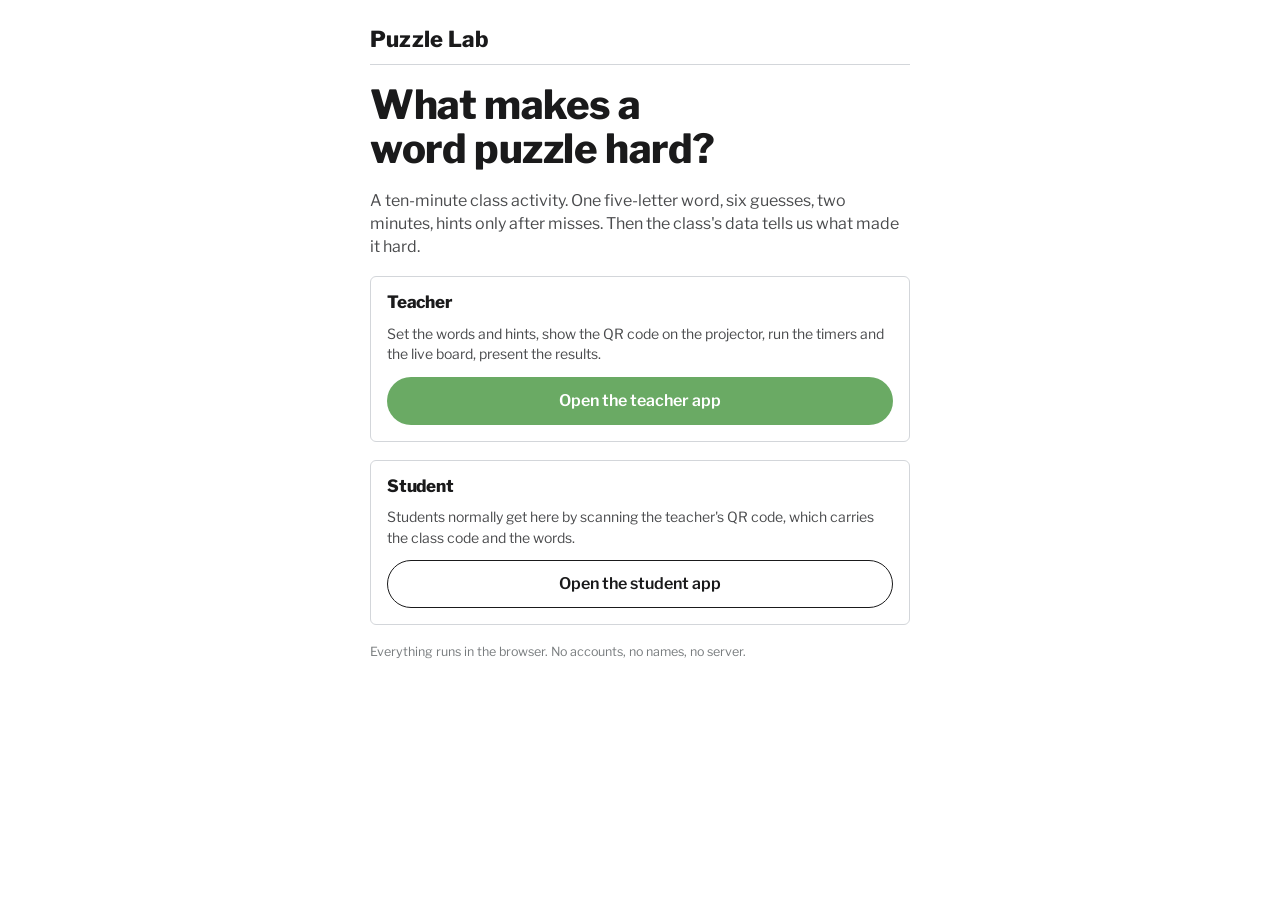
<file: index.html>
<!DOCTYPE html>
<html lang="en">
<head>
<meta charset="utf-8">
<meta name="viewport" content="width=device-width, initial-scale=1, viewport-fit=cover">
<title>Puzzle Lab</title>
<meta name="description" content="Puzzle Lab: a Wordle-style class activity about what makes a word puzzle hard. Pick the teacher app or the student app.">
<link rel="stylesheet" href="https://fonts.googleapis.com/css2?family=Libre+Franklin:ital,wght@0,400;0,600;0,800;1,400&display=swap">
<link rel="stylesheet" href="assets/css/base.css">
</head>
<body>
<div class="app stack" style="gap:18px;padding-top:24px">
  <div class="brand"><b>Puzzle Lab</b></div>
  <h1>What makes a word puzzle hard?</h1>
  <p class="muted">A ten-minute class activity. One five-letter word, six guesses, two minutes, hints only after misses. Then the class's data tells us what made it hard.</p>
  <div class="card stack">
    <h3>Teacher</h3>
    <p class="small muted">Set the words and hints, show the QR code on the projector, run the timers and the live board, present the results.</p>
    <a class="btn primary block" href="teacher/">Open the teacher app</a>
  </div>
  <div class="card stack">
    <h3>Student</h3>
    <p class="small muted">Students normally get here by scanning the teacher's QR code, which carries the class code and the words.</p>
    <a class="btn block" href="student/">Open the student app</a>
  </div>
  <p class="tiny">Everything runs in the browser. No accounts, no names, no server.</p>
</div>
</body>
</html>
</file>
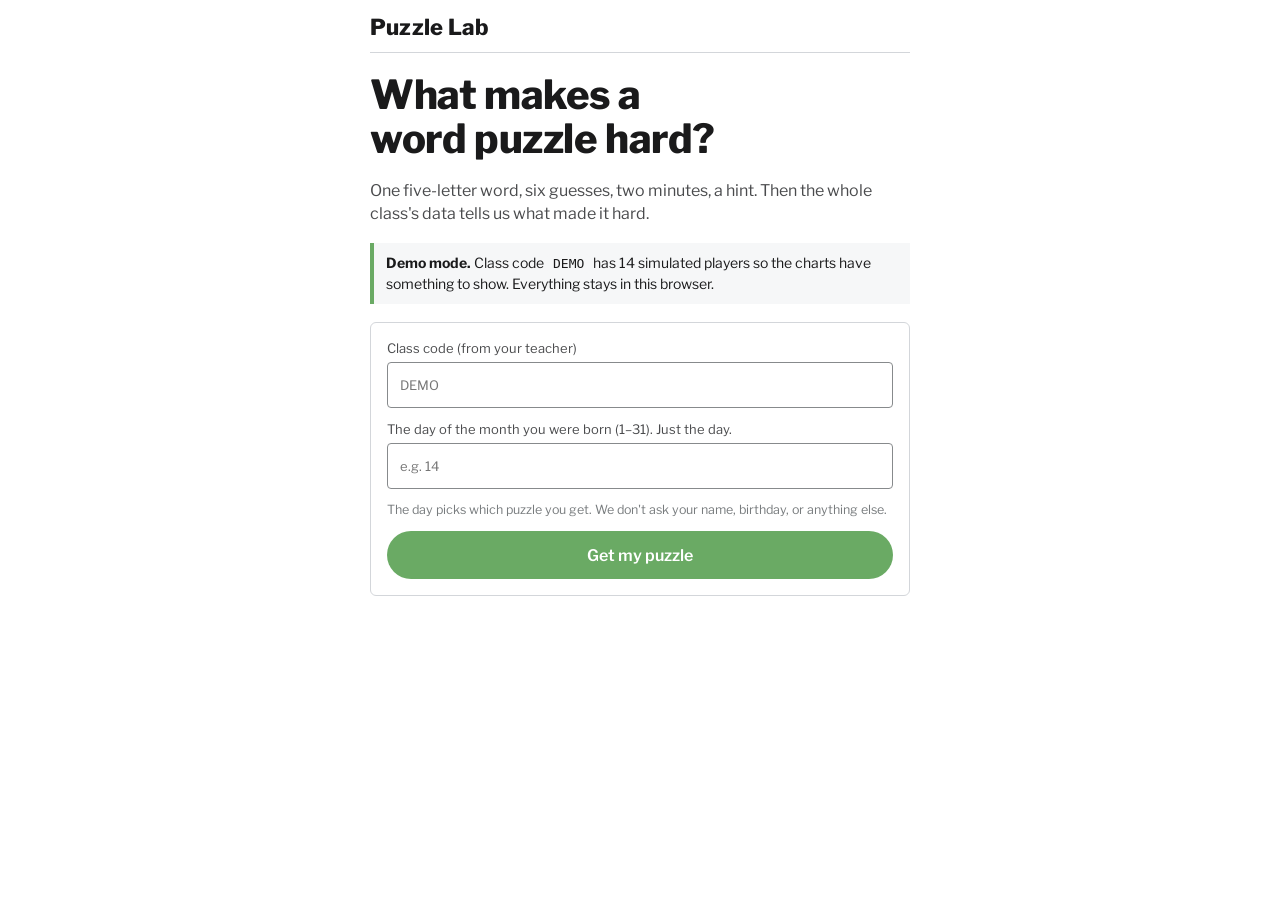
<file: legacy/Index.html>
<!DOCTYPE html>
<html>
<head>
<base target="_top">
<meta charset="utf-8">
<meta name="viewport" content="width=device-width, initial-scale=1, viewport-fit=cover">
<title>Puzzle Lab</title>
</head>
<body>
<link rel="stylesheet" href="https://fonts.googleapis.com/css2?family=Libre+Franklin:ital,wght@0,400;0,600;0,800;1,400&display=swap">
<style>
/* Layout: one phone column for students (max 540px); teacher view widens to a projector grid. Palette is Wordle's own: white page, black ink, green / yellow / gray tiles. */
:root{
  --bg:#FFFFFF; --panel:#FFFFFF; --panel2:#F6F7F8; --line:#D3D6DA; --line2:#878A8C; --fg:#1A1A1B; --fg2:#4A4B4D; --fg3:#787C7E;
  --accent:#6AAA64; --accent-ink:#FFFFFF; --data:#1A1A1B; --data2:#6AAA64;
  --ok:#6AAA64; --ok-ink:#FFFFFF; --near:#C9B458; --near-ink:#FFFFFF; --no:#787C7E; --no-ink:#FFFFFF; --key:#D3D6DA; --bad:#B3261E;
  --font:"Libre Franklin","Helvetica Neue",Arial,sans-serif;
  --r:6px; color-scheme:light;
}
@media (prefers-color-scheme:dark){:root:not([data-theme="light"]){
  --bg:#121213; --panel:#121213; --panel2:#1E1E20; --line:#3A3A3C; --line2:#565758; --fg:#F8F8F8; --fg2:#C8C9CB; --fg3:#818384;
  --accent:#538D4E; --accent-ink:#FFFFFF; --data:#D7DADC; --data2:#538D4E;
  --ok:#538D4E; --ok-ink:#FFFFFF; --near:#B59F3B; --near-ink:#FFFFFF; --no:#3A3A3C; --no-ink:#FFFFFF; --key:#818384; --bad:#FF7B6B; color-scheme:dark}}
:root[data-theme="dark"]{
  --bg:#121213; --panel:#121213; --panel2:#1E1E20; --line:#3A3A3C; --line2:#565758; --fg:#F8F8F8; --fg2:#C8C9CB; --fg3:#818384;
  --accent:#538D4E; --accent-ink:#FFFFFF; --data:#D7DADC; --data2:#538D4E;
  --ok:#538D4E; --ok-ink:#FFFFFF; --near:#B59F3B; --near-ink:#FFFFFF; --no:#3A3A3C; --no-ink:#FFFFFF; --key:#818384; --bad:#FF7B6B; color-scheme:dark}
*{box-sizing:border-box}
html,body{height:100%}
body{margin:0;background:var(--bg);color:var(--fg);font-family:var(--font);font-size:16px;line-height:1.45;
  padding-left:max(16px,env(safe-area-inset-left,0px));padding-right:max(16px,env(safe-area-inset-right,0px));padding-block:0}
body::before{content:"";position:fixed;inset:0 0 auto;height:env(safe-area-inset-top,0px);z-index:10;background:var(--bg)}
h1,h2,h3{font-family:var(--font);line-height:1.1;text-wrap:balance;margin:0;letter-spacing:-.01em}
h1{font-size:clamp(28px,7.5vw,40px);font-weight:800}
h2{font-size:clamp(22px,5.5vw,28px);font-weight:800}
h3{font-size:17px;font-weight:800}
p{margin:0}
button{font:inherit;color:inherit;cursor:pointer;border:0;background:none}
button:focus-visible,input:focus-visible,select:focus-visible,[tabindex]:focus-visible{outline:2px solid var(--accent);outline-offset:2px}
.app{max-width:540px;margin:0 auto;min-height:100%;display:flex;flex-direction:column;gap:16px;padding-block:12px 40px}
.app.wide{max-width:1180px}
.brand{display:flex;align-items:center;justify-content:space-between;border-bottom:1px solid var(--line);padding-bottom:8px}
.brand b{font-weight:800;font-size:22px;letter-spacing:.01em}
.eyebrow{font-size:12px;letter-spacing:.12em;text-transform:uppercase;color:var(--fg3);font-weight:600}
.muted{color:var(--fg2)}.small{font-size:14px}.tiny{font-size:12.5px;color:var(--fg3)}
.num{font-variant-numeric:tabular-nums}
.stack{display:flex;flex-direction:column;gap:12px}
.row{display:flex;gap:10px;align-items:center;flex-wrap:wrap}
.spread{justify-content:space-between}
.grow{flex:1;min-width:0}
.card{background:var(--panel);border:1px solid var(--line);border-radius:var(--r);padding:16px}
.btn{display:inline-flex;align-items:center;justify-content:center;gap:8px;min-height:48px;padding:0 20px;border-radius:999px;font-weight:600;font-size:16px;background:var(--panel);color:var(--fg);border:1px solid var(--fg)}
.btn.primary{background:var(--accent);color:var(--accent-ink);border-color:transparent}
.btn:disabled{opacity:.4;cursor:not-allowed}
.btn.block{width:100%}.btn.sm{min-height:38px;padding:0 14px;font-size:14px}.btn.ghost{border-color:var(--line)}
input,select{font:inherit;color:var(--fg);background:var(--panel);border:1px solid var(--line2);border-radius:4px;padding:10px 12px;min-height:46px;width:100%}
label.f{display:flex;flex-direction:column;gap:4px;font-size:13px;color:var(--fg2);min-width:0}
.pill{display:inline-flex;align-items:center;gap:6px;padding:3px 10px;border-radius:999px;font-size:12.5px;font-weight:600;background:var(--panel2);border:1px solid var(--line)}
.pill.ok{color:var(--ok);border-color:var(--ok)}.pill.warn{color:var(--fg);border-color:var(--near);background:color-mix(in oklab,var(--near) 22%,var(--panel))}.pill.bad{color:var(--bad);border-color:var(--bad)}
.notice{border-left:4px solid var(--near);padding:10px 12px;background:var(--panel2);font-size:14px}
.notice.info{border-color:var(--accent)}
.err{border-left:4px solid var(--bad);padding:10px 12px;background:var(--panel2);font-size:14px}
.spin{width:22px;height:22px;border-radius:50%;border:3px solid var(--line);border-top-color:var(--accent);animation:sp 1s linear infinite;flex:none}
@keyframes sp{to{transform:rotate(360deg)}}
.fade{animation:fade .2s ease}
@keyframes fade{from{opacity:0;transform:translateY(4px)}to{opacity:1;transform:none}}
@media (prefers-reduced-motion:reduce){.fade{animation:none}}
/* grid + tiles */
.grid{display:grid;grid-template-rows:repeat(6,1fr);gap:5px;width:min(100%,330px);margin:0 auto}
.grid .r{display:grid;grid-template-columns:repeat(5,1fr);gap:5px}
.tile{aspect-ratio:1;display:grid;place-items:center;border:2px solid var(--line);font-weight:800;font-size:clamp(24px,7.5vw,32px);text-transform:uppercase;position:relative;background:var(--panel);color:var(--fg)}
.tile.filled{border-color:var(--line2)}
.tile.ok{background:var(--ok);border-color:var(--ok);color:var(--ok-ink)}
.tile.near{background:var(--near);border-color:var(--near);color:var(--near-ink)}
.tile.no{background:var(--no);border-color:var(--no);color:var(--no-ink)}
.tile .sym{position:absolute;right:3px;bottom:1px;font-size:10px;font-weight:600;opacity:.85}
.tile.sm{font-size:17px}
.tile.sm .sym{font-size:8px;right:2px;bottom:0}
.kb{display:flex;flex-direction:column;gap:6px;user-select:none}
.kb .kr{display:flex;gap:5px;justify-content:center}
.key{flex:1;max-width:43px;min-height:54px;border-radius:4px;background:var(--key);color:var(--fg);font-weight:800;font-size:14px;display:grid;place-items:center}
.key.wide{max-width:66px;flex:1.5;font-size:11px}
.key.ok{background:var(--ok);color:var(--ok-ink)}
.key.near{background:var(--near);color:var(--near-ink)}
.key.no{background:var(--no);color:var(--no-ink)}
.hint{background:var(--panel2);padding:10px 12px;display:flex;gap:10px;align-items:flex-start;border-radius:var(--r)}
.hint b{flex:none;font-weight:800}
.hint.locked{color:var(--fg3)}
.timer{font-weight:800;font-size:26px;letter-spacing:-.01em}
.timer.low{color:var(--bad)}
.toast{position:fixed;top:calc(env(safe-area-inset-top,0px) + 14px);left:50%;transform:translateX(-50%);background:var(--fg);color:var(--bg);padding:10px 16px;border-radius:4px;font-weight:800;font-size:14px;z-index:20;pointer-events:none}
.scale{display:grid;grid-template-columns:repeat(5,1fr);gap:6px}
.scale button{min-height:54px;border-radius:4px;background:var(--panel2);border:1px solid var(--line);font-weight:800;font-size:22px}
.scale button[aria-pressed="true"]{background:var(--accent);color:var(--accent-ink);border-color:transparent}
.scale-ends{display:flex;justify-content:space-between;font-size:12.5px;color:var(--fg3)}
.legend{display:flex;gap:14px;flex-wrap:wrap;font-size:13px;color:var(--fg2)}
.legend span{display:inline-flex;align-items:center;gap:6px}
.legend i{width:14px;height:14px;display:inline-block}
.stat{display:grid;grid-template-columns:repeat(auto-fit,minmax(105px,1fr));gap:8px}
.stat div{background:var(--panel2);padding:10px;min-width:0;border-radius:var(--r)}
.stat b{display:block;font-size:22px;font-weight:800}
.stat span{font-size:12.5px;color:var(--fg3)}
svg{max-width:100%;height:auto;display:block}
svg text{font-family:var(--font);fill:var(--fg2);font-size:12px}
svg .axis{stroke:var(--line2)}
svg .gridl{stroke:var(--line);stroke-dasharray:2 4}
svg .dot{fill:var(--data);fill-opacity:.7;stroke:var(--bg);stroke-width:1.5}
svg .dot.many{fill-opacity:.28;stroke:none}
svg .dot.sel{fill:var(--data2);fill-opacity:1;stroke:var(--fg);stroke-width:2}
svg .dot.mark{fill:var(--near);fill-opacity:1;stroke:var(--fg);stroke-width:1.5}
svg .mean{stroke:var(--data2);stroke-width:3}
svg .trend{stroke:var(--data2);stroke-width:3;fill:none}
svg .lab{fill:var(--fg);font-weight:800}
svg .bar{fill:var(--data2)}
.tabs{display:flex;gap:8px;flex-wrap:wrap}
.tab{min-height:40px;padding:0 14px;border-radius:999px;background:var(--panel);border:1px solid var(--line2);font-weight:600;font-size:14px}
.tab[aria-pressed="true"]{background:var(--fg);color:var(--bg);border-color:var(--fg)}
.chips{display:flex;flex-wrap:wrap;gap:8px}
.chip{min-height:38px;padding:6px 12px;border-radius:999px;background:var(--panel);border:1px solid var(--line2);font-weight:600;font-size:14px}
.chip[aria-pressed="true"]{background:var(--fg);color:var(--bg);border-color:var(--fg)}
.chip[aria-pressed="true"] .muted{color:inherit;opacity:.75}
.wordinfo{display:grid;grid-template-columns:1fr 1fr;gap:10px}
.wordinfo .card{min-width:0}
.wordinfo .w{font-weight:800;font-size:26px;letter-spacing:.1em}
.ask{display:flex;flex-direction:column;gap:8px}
.ask div{padding:10px 12px;background:var(--panel2);border-left:4px solid var(--accent)}
.big{font-weight:800;font-size:clamp(36px,7vw,84px);line-height:1;letter-spacing:-.02em}
.present{font-size:20px}
.present h2{font-size:clamp(28px,4.2vw,50px)}
.present h3{font-size:clamp(20px,2.4vw,30px)}
.present p,.present li{font-size:clamp(17px,2vw,24px);line-height:1.4}
.present .ask div{font-size:clamp(17px,2vw,24px)}
.cols{display:grid;grid-template-columns:repeat(auto-fit,minmax(320px,1fr));gap:16px}
.cols>*{min-width:0}
table{border-collapse:collapse;width:100%;font-size:13px}
th,td{text-align:left;padding:6px 8px;border-bottom:1px solid var(--line);vertical-align:top}
th{color:var(--fg3);font-weight:600;font-size:12px;letter-spacing:.08em;text-transform:uppercase}
.tablewrap{overflow-x:auto}
code{font-family:ui-monospace,SFMono-Regular,Menlo,monospace;font-size:13px;background:var(--panel2);padding:2px 6px;border-radius:4px}
.codebig{font-weight:800;font-size:clamp(40px,8vw,96px);letter-spacing:.12em}
.live{display:grid;grid-template-columns:repeat(auto-fit,minmax(260px,1fr));gap:14px}
.live>*{min-width:0}
.mini{display:flex;flex-wrap:wrap;gap:4px}
.mini span{width:30px;height:30px;display:grid;place-items:center;font-size:12px;font-weight:800;border-radius:3px;background:var(--panel2);border:1px solid var(--line)}
.mini span.done{background:var(--ok);color:var(--ok-ink);border-color:var(--ok)}
.mini span.fail{background:var(--no);color:var(--no-ink);border-color:var(--no)}
.wrap li{margin-bottom:8px}
</style>

<div id="app" class="app"><div class="row" style="justify-content:center;padding:40px 0"><div class="spin"></div></div></div>

<script>
window.__BOOT = <?!= boot ?>;
</script>
<script>
(function(){
'use strict';
const BOOT = window.__BOOT || {mode:'student', demo:true};
const $app = document.getElementById('app');
const esc = s => String(s==null?'':s).replace(/[&<>"']/g,c=>({'&':'&amp;','<':'&lt;','>':'&gt;','"':'&quot;',"'":'&#39;'}[c]));
const VOW='AEIOU';
const vowels = w => [...w].filter(c=>VOW.includes(c)).length;
const repeats = w => w.length - new Set(w).size;
const mmss = s => `${Math.floor(s/60)}:${String(s%60).padStart(2,'0')}`;
const mean = a => a.length? a.reduce((x,y)=>x+y,0)/a.length : null;
const SYM = {ok:'✓', near:'~', no:'✕'};

/* ===================== DEFAULTS + DATA ===================== */
const DEFAULT_PUZZLES = {
  A:{word:'TRAIN', hint1:'A form of transportation.', hint2:'It travels on tracks.'},
  B:{word:'APPLE', hint1:'Something you might encounter in everyday life.', hint2:'It comes in different varieties.'}
};
const ALT_WORDS=['FRAME (no repeats)','PIZZA (one repeat)'];
const TIME_LIMIT=120, MAX_GUESSES=6;
// Wordle's valid-guess list (12,972 five-letter words), one long string, 5 letters each.
const DICT_STR = '[base64]';
const DICT = new Set(); for(let i=0;i+5<=DICT_STR.length;i+=5) DICT.add(DICT_STR.substr(i,5));
// 1,000 words from Wordle's official answer list, in original order. Columns:
// word, answer #, familiarity 1–5 (REAL: log word frequency), vowels (REAL), repeats (REAL), rare letters JQXZVKW (REAL),
// n simulated players, avg difficulty (SIM), avg hint helpfulness (SIM), solve rate (SIM), avg guesses (SIM)
const W1000 = [["CIGAR",1,2.79,2,0,0,33,3.39,3.02,0.58,4.39],["REBUT",2,2.48,2,0,0,21,3.57,3.71,0.71,4.6],["SISSY",3,1.92,1,2,0,24,4.54,2.47,0.42,5.27],["HUMPH",4,1.15,1,1,0,39,4.49,3.59,0.23,4.92],["AWAKE",5,3.13,3,1,2,27,4.15,2.58,0.22,4.5],["BLUSH",6,2.68,1,0,0,29,3.34,3.59,0.52,4.1],["FOCAL",7,3.2,2,0,0,23,3.17,3.83,0.7,3.69],["EVADE",8,2.7,3,1,1,33,4.24,2.91,0.36,4.32],["NAVAL",9,3.3,2,1,1,29,3.48,3.9,0.62,4.21],["SERVE",10,3.92,2,1,1,32,3.25,3.7,0.56,3.95],["HEATH",11,2.37,2,1,0,26,3.65,3.49,0.38,4.57],["DWARF",12,2.84,1,0,1,23,3.83,3.03,0.48,4.9],["MODEL",13,4.28,2,0,0,31,2.32,4.06,0.58,3.59],["KARMA",14,2.56,2,1,1,37,4.0,2.72,0.49,4.96],["STINK",15,2.44,1,0,1,31,3.87,3.71,0.45,4.31],["GRADE",16,3.7,2,0,0,32,3.41,1.73,0.47,4.34],["QUIET",17,3.59,3,0,1,33,3.61,2.07,0.48,4.25],["BENCH",18,3.22,1,0,0,21,3.33,2.68,0.86,3.65],["ABATE",19,2.47,3,1,0,22,4.0,2.38,0.36,4.66],["FEIGN",20,2.07,2,0,0,30,3.7,3.17,0.53,4.57],["MAJOR",21,4.28,2,0,1,23,2.74,2.86,0.57,3.91],["DEATH",22,4.17,2,0,0,20,2.9,2.74,0.75,3.63],["FRESH",23,3.72,1,0,0,19,2.53,4.72,0.58,3.23],["CRUST",24,3.06,1,0,0,30,2.77,3.94,0.6,3.89],["STOOL",25,2.92,2,1,0,28,3.43,3.77,0.54,4.21],["COLON",26,3.01,2,1,0,35,3.57,3.29,0.54,4.59],["ABASE",27,1.5,3,1,0,26,4.5,2.68,0.35,5.29],["MARRY",28,3.36,1,1,0,38,3.24,2.82,0.5,4.42],["REACT",29,3.26,2,0,0,21,2.67,5,0.62,3.61],["BATTY",30,1.48,1,1,0,28,4.25,3.3,0.36,4.5],["PRIDE",31,3.41,2,0,0,34,2.32,4.52,0.65,3.77],["FLOSS",32,2.12,1,1,0,25,4.04,3.4,0.56,4.57],["HELIX",33,2.71,2,0,1,36,3.53,3.39,0.53,4.28],["CROAK",34,1.99,2,0,1,27,3.96,3.62,0.48,4.26],["STAFF",35,4.05,1,1,0,40,2.83,3.53,0.53,3.87],["PAPER",36,4.15,2,1,0,18,2.94,3.13,0.61,4.48],["UNFED",37,1.63,2,0,0,29,3.76,4.69,0.38,4.25],["WHELP",38,1.64,1,0,1,25,4.28,3.38,0.48,4.37],["TRAWL",39,2.46,1,0,1,20,3.7,2.69,0.5,4.4],["OUTDO",40,2.06,3,1,0,19,3.95,3.65,0.53,4.48],["ADOBE",41,2.38,3,0,0,28,3.68,2.58,0.5,4.64],["CRAZY",42,3.27,1,0,1,23,4.0,2.72,0.65,4.71],["SOWER",43,1.82,2,0,1,22,3.86,4.41,0.41,4.7],["REPAY",44,2.91,2,0,0,34,3.5,2.14,0.38,4.11],["DIGIT",45,3.09,2,1,0,24,3.42,3.25,0.67,4.21],["CRATE",46,2.49,2,0,0,31,3.84,2.85,0.68,4.58],["CLUCK",47,1.64,1,1,1,19,4.26,3.12,0.26,4.39],["SPIKE",48,2.82,2,0,1,36,3.19,3.88,0.58,4.07],["MIMIC",49,2.72,2,2,0,19,3.74,3.08,0.42,4.44],["POUND",50,3.33,2,0,0,36,3.33,2.74,0.69,4.27],["MAXIM",51,2.62,2,1,1,32,3.75,3.13,0.41,4.66],["LINEN",52,2.96,2,1,0,26,2.92,4.42,0.65,3.83],["UNMET",53,2.42,2,0,0,35,3.51,3.81,0.54,4.43],["FLESH",54,3.43,1,0,0,31,2.84,3.38,0.42,3.83],["BOOBY",55,2.12,2,2,0,33,4.06,3.11,0.27,4.47],["FORTH",56,3.84,1,0,0,20,3.2,2.81,0.5,3.96],["FIRST",57,4.72,1,0,0,37,2.43,3.28,0.65,3.29],["STAND",58,3.88,1,0,0,18,3.06,2.89,0.5,4.03],["BELLY",59,3.11,1,1,0,29,3.34,4.1,0.62,4.45],["IVORY",60,2.85,2,0,1,38,3.55,3.57,0.37,4.39],["SEEDY",61,2.14,2,1,0,32,3.38,3.98,0.5,4.69],["PRINT",62,3.56,1,0,0,28,2.79,3.47,0.64,3.9],["YEARN",63,2.27,2,0,0,38,3.89,2.16,0.45,4.63],["DRAIN",64,3.21,2,0,0,32,2.94,3.31,0.47,4.07],["BRIBE",65,2.62,2,1,0,40,3.3,5,0.5,4.39],["STOUT",66,2.78,2,1,0,35,4.14,1.22,0.31,4.52],["PANEL",67,3.62,2,0,0,31,3.0,3.5,0.68,3.5],["CRASS",68,2.15,1,1,0,32,4.34,1,0.22,5.01],["FLUME",69,2.17,2,0,0,24,3.96,3.46,0.54,4.0],["OFFAL",70,2.11,2,1,0,18,4.11,2.73,0.33,4.43],["AGREE",71,3.8,3,1,0,21,2.95,3.49,0.48,3.94],["ERROR",72,3.87,2,2,0,22,3.55,3.28,0.41,4.2],["SWIRL",73,2.53,1,0,1,30,4.13,1.7,0.3,4.73],["ARGUE",74,3.58,3,0,0,33,2.61,3.98,0.64,3.57],["BLEED",75,2.68,2,1,0,31,4.16,2.29,0.45,4.63],["DELTA",76,3.01,2,0,0,32,3.28,2.59,0.44,4.32],["FLICK",77,2.45,1,0,1,22,4.18,2.26,0.36,4.83],["TOTEM",78,2.3,2,1,0,20,3.95,3.5,0.45,4.45],["WOOER",79,1.38,3,1,1,40,4.35,3.63,0.25,5.15],["FRONT",80,4.04,1,0,0,38,2.34,3.16,0.55,3.41],["SHRUB",81,2.78,1,0,0,30,3.4,3.08,0.5,4.62],["PARRY",82,2.07,1,1,0,37,3.65,4.04,0.57,4.52],["BIOME",83,1.94,3,0,0,22,3.68,3.36,0.41,4.34],["LAPEL",84,2.14,2,1,0,30,3.83,3.57,0.53,4.59],["START",85,3.98,1,1,0,21,2.76,3.66,0.62,4.67],["GREET",86,2.84,2,1,0,18,3.61,3.35,0.5,4.13],["GONER",87,1.64,2,0,0,31,4.03,2.68,0.42,4.95],["GOLEM",88,1.74,2,0,0,36,3.72,3.99,0.44,4.62],["LUSTY",89,2.18,1,0,0,29,3.14,4.46,0.52,3.92],["LOOPY",90,1.62,2,1,0,34,4.5,2.8,0.38,4.83],["ROUND",91,3.84,2,0,0,33,2.36,4.73,0.91,3.73],["AUDIT",92,3.41,3,0,0,33,2.82,3.99,0.76,4.1],["LYING",93,3.54,1,0,0,24,2.92,3.1,0.62,4.07],["GAMMA",94,3.18,2,2,0,33,3.82,2.71,0.52,4.4],["LABOR",95,3.98,2,0,0,37,3.16,2.16,0.51,4.09],["ISLET",96,2.45,2,0,0,38,2.74,4.67,0.58,3.85],["CIVIC",97,3.16,2,2,1,40,3.67,3.69,0.45,4.6],["FORGE",98,2.75,2,0,0,22,3.41,3.43,0.5,4.38],["CORNY",99,1.98,1,0,0,24,4.0,2.71,0.46,4.44],["MOULT",100,2.12,2,0,0,21,3.81,2.53,0.29,5.23],["BASIC",101,4.08,2,0,0,20,2.55,2.78,0.65,3.93],["SALAD",102,2.99,2,1,0,19,3.42,2.84,0.53,4.21],["AGATE",103,2.13,3,1,0,27,4.0,3.31,0.41,4.72],["SPICY",104,2.54,1,0,0,40,3.92,1.98,0.3,5.14],["SPRAY",105,3.23,1,0,0,31,3.23,2.46,0.42,4.18],["ESSAY",106,3.42,2,1,0,18,2.94,3.51,0.56,3.66],["FJORD",107,2.1,1,0,1,33,4.06,2.89,0.42,4.8],["SPEND",108,3.64,1,0,0,19,2.21,4.79,0.42,3.54],["KEBAB",109,1.69,2,1,1,29,4.21,3.31,0.55,4.76],["GUILD",110,2.56,2,0,0,39,3.26,3.54,0.44,3.94],["ABACK",111,2.5,2,1,1,34,4.06,3.89,0.47,4.73],["MOTOR",112,3.74,2,1,0,22,3.18,2.86,0.68,4.22],["ALONE",113,4.01,3,0,0,25,2.84,3.81,0.76,3.55],["HATCH",114,2.81,1,1,0,31,3.68,2.81,0.32,4.19],["HYPER",115,2.59,1,0,0,18,3.78,2.36,0.39,4.53],["THUMB",116,3.16,1,0,0,39,3.05,3.45,0.64,3.96],["DOWRY",117,2.56,1,0,1,23,3.91,2.86,0.39,4.48],["OUGHT",118,3.64,2,0,0,25,2.96,3.03,0.48,4.26],["BELCH",119,1.8,1,0,0,38,3.34,4.08,0.47,4.21],["DUTCH",120,1.78,1,0,0,18,3.94,2.74,0.22,4.55],["PILOT",121,3.52,2,0,0,37,2.97,3.41,0.59,3.83],["TWEED",122,2.19,2,1,1,38,4.5,2.45,0.24,5.5],["COMET",123,2.6,2,0,0,40,3.55,2.7,0.53,4.56],["JAUNT",124,1.92,2,0,1,35,4.17,2.65,0.43,4.74],["ENEMA",125,2.25,3,1,0,19,4.16,2.5,0.26,4.8],["STEED",126,2.24,2,1,0,36,3.56,4.03,0.36,4.45],["ABYSS",127,2.62,1,1,0,20,3.4,3.42,0.3,4.16],["GROWL",128,2.5,1,0,1,36,3.58,3.74,0.39,4.38],["FLING",129,2.46,1,0,0,25,3.52,2.61,0.4,4.74],["DOZEN",130,3.39,2,0,1,32,3.03,3.8,0.53,4.95],["BOOZY",131,1.57,2,1,1,31,4.52,3.17,0.42,4.88],["ERODE",132,2.54,3,1,0,25,3.48,3.98,0.36,4.81],["WORLD",133,4.44,1,0,1,27,2.85,2.44,0.59,3.96],["GOUGE",134,2.08,3,1,0,34,4.06,2.46,0.41,4.5],["CLICK",135,3.4,1,1,1,38,3.66,3.4,0.32,4.12],["BRIAR",136,1.78,2,1,0,39,4.1,3.93,0.28,4.52],["GREAT",137,4.36,2,0,0,35,2.2,3.47,0.6,3.55],["ALTAR",138,3.11,2,1,0,40,3.17,2.84,0.53,4.29],["PULPY",139,1.76,1,1,0,37,3.92,3.29,0.3,5.02],["BLURT",140,1.95,1,0,0,35,3.43,4.48,0.6,4.25],["COAST",141,3.6,2,0,0,25,2.56,3.95,0.52,3.6],["DUCHY",142,2.13,1,0,0,26,4.23,1.56,0.23,5.04],["GROIN",143,2.56,2,0,0,37,3.59,2.83,0.51,4.02],["FIXER",144,1.99,2,0,1,29,3.79,3.58,0.34,4.32],["GROUP",145,4.39,2,0,0,31,2.06,4.14,0.77,3.28],["ROGUE",146,2.55,3,0,0,37,3.57,2.88,0.65,4.65],["BADLY",147,3.32,1,0,0,36,3.33,1.95,0.47,3.95],["SMART",148,3.25,1,0,0,40,3.15,3.48,0.62,4.43],["PITHY",149,2.07,1,0,0,25,3.48,3.25,0.48,4.6],["GAUDY",150,2.27,2,0,0,38,3.47,3.47,0.45,4.34],["CHILL",151,2.94,1,1,0,29,3.45,3.24,0.59,4.15],["HERON",152,2.19,2,0,0,39,3.51,3.53,0.59,4.33],["VODKA",153,2.55,2,0,2,36,3.97,3.65,0.69,4.58],["FINER",154,2.91,2,0,0,36,4.11,1.37,0.47,4.2],["SURER",155,2.08,2,1,0,19,4.37,2.04,0.21,4.74],["RADIO",156,3.73,3,0,0,37,2.46,3.98,0.54,3.59],["ROUGE",157,2.15,3,0,0,19,3.37,4.03,0.42,4.14],["PERCH",158,2.72,1,0,0,32,2.91,5,0.44,4.31],["RETCH",159,1.6,1,0,0,40,3.88,3.23,0.53,4.55],["WROTE",160,3.9,2,0,1,28,2.64,4.07,0.68,3.66],["CLOCK",161,3.38,1,1,1,20,3.55,3.06,0.3,4.39],["TILDE",162,1.72,2,0,0,40,3.58,3.5,0.45,4.61],["STORE",163,3.71,2,0,0,38,2.63,3.9,0.66,3.44],["PROVE",164,3.71,2,0,1,25,3.44,3.41,0.56,4.29],["BRING",165,3.99,1,0,0,27,2.52,3.29,0.56,3.43],["SOLVE",166,3.53,2,0,1,35,3.69,2.41,0.43,4.05],["CHEAT",167,2.63,2,0,0,35,3.54,3.1,0.51,4.27],["GRIME",168,2.17,2,0,0,40,3.85,2.55,0.38,4.61],["EXULT",169,1.82,2,0,1,29,4.24,3.17,0.34,4.75],["USHER",170,2.4,2,0,0,29,3.66,2.98,0.45,3.94],["EPOCH",171,2.82,2,0,0,28,3.46,2.68,0.57,4.58],["TRIAD",172,2.61,2,0,0,20,3.4,3.76,0.6,4.0],["BREAK",173,3.77,2,0,1,32,2.84,3.88,0.56,3.41],["RHINO",174,2.11,2,0,0,39,3.87,3.41,0.46,4.54],["VIRAL",175,3.15,2,0,1,34,3.85,2.25,0.32,4.46],["CONIC",176,2.2,2,1,0,25,3.68,3.82,0.32,4.5],["MASSE",177,2.39,2,1,0,30,3.83,2.5,0.43,4.79],["SONIC",178,2.6,2,0,0,33,3.55,3.15,0.61,4.39],["VITAL",179,3.58,2,0,1,26,3.31,2.69,0.5,4.56],["TRACE",180,3.48,2,0,0,22,2.68,3.63,0.55,4.16],["USING",181,4.36,2,0,0,37,2.38,3.53,0.76,4.15],["PEACH",182,2.69,2,0,0,22,3.27,3.27,0.5,4.31],["CHAMP",183,2.09,1,0,0,30,4.17,2.24,0.4,4.53],["BATON",184,2.32,2,0,0,29,3.59,2.82,0.38,4.18],["BRAKE",185,3.02,2,0,1,38,3.29,3.9,0.58,4.58],["PLUCK",186,2.45,1,0,1,26,3.69,3.42,0.54,4.68],["CRAZE",187,2.33,2,0,1,20,3.85,2.35,0.35,5.02],["GRIPE",188,1.91,2,0,0,23,3.78,2.9,0.52,4.37],["WEARY",189,2.98,2,0,1,28,3.71,1.85,0.39,5.45],["PICKY",190,1.97,1,0,1,37,3.89,3.24,0.27,5.07],["ACUTE",191,3.6,3,0,0,24,3.0,2.68,0.67,3.92],["FERRY",192,2.88,1,1,0,21,3.62,2.68,0.62,4.23],["ASIDE",193,3.61,3,0,0,31,3.29,2.8,0.52,4.15],["TAPIR",194,1.65,2,0,0,37,4.03,2.19,0.41,4.91],["TROLL",195,2.2,1,1,0,31,4.23,2.25,0.29,4.51],["UNIFY",196,2.5,2,0,0,31,3.58,2.96,0.42,4.43],["REBUS",197,1.97,2,0,0,29,3.76,3.73,0.48,4.52],["BOOST",198,3.06,2,1,0,20,2.9,4.1,0.45,4.35],["TRUSS",199,2.51,1,1,0,35,3.63,2.84,0.31,4.44],["SIEGE",200,2.94,3,1,0,33,3.67,2.77,0.3,4.26],["TIGER",201,2.82,2,0,0,36,3.11,4.37,0.72,3.93],["BANAL",202,2.39,2,1,0,20,3.85,3.23,0.5,4.52],["SLUMP",203,2.63,1,0,0,35,3.29,3.76,0.54,4.06],["CRANK",204,2.55,1,0,1,26,4.38,2.27,0.42,4.71],["GORGE",205,2.55,2,1,0,24,3.54,4.42,0.5,4.04],["QUERY",206,3.18,2,0,1,22,3.18,3.35,0.41,3.94],["DRINK",207,3.6,1,0,1,34,3.88,2.23,0.56,4.45],["FAVOR",208,3.62,2,0,1,35,2.66,5,0.71,4.04],["ABBEY",209,2.58,2,1,0,36,4.06,1.77,0.33,4.56],["TANGY",210,1.96,1,0,0,21,3.67,2.8,0.38,4.64],["PANIC",211,3.18,2,0,0,19,3.21,3.43,0.42,4.27],["SOLAR",212,3.58,2,0,0,32,2.75,3.58,0.56,4.05],["SHIRE",213,2.25,2,0,0,35,3.77,2.66,0.49,4.74],["PROXY",214,2.99,1,0,1,37,3.73,2.39,0.51,4.49],["POINT",215,4.41,2,0,0,20,1.95,3.9,0.6,3.54],["ROBOT",216,3.07,2,1,0,27,2.93,4.24,0.63,4.43],["PRICK",217,2.51,1,0,1,26,3.85,3.08,0.42,3.93],["WINCE",218,2.2,2,0,1,20,3.8,3.11,0.45,4.66],["CRIMP",219,2.04,1,0,0,33,3.36,4.02,0.61,4.08],["KNOLL",220,2.19,1,1,1,39,4.05,3.62,0.31,4.5],["SUGAR",221,3.63,2,0,0,19,3.74,1,0.42,4.35],["WHACK",222,2.17,1,0,2,26,4.19,3.21,0.38,4.38],["MOUNT",223,3.09,2,0,0,24,3.0,3.42,0.46,4.05],["PERKY",224,1.94,1,0,1,24,4.25,3.24,0.29,4.9],["COULD",225,4.75,2,0,0,30,2.4,2.76,0.6,3.6],["WRUNG",226,2.3,1,0,1,20,3.95,2.06,0.45,5.06],["LIGHT",227,4.24,1,0,0,38,2.39,3.71,0.63,3.71],["THOSE",228,4.64,2,0,0,28,2.0,4.5,0.82,3.03],["MOIST",229,3.05,2,0,0,27,3.44,2.58,0.26,4.64],["SHARD",230,1.94,1,0,0,40,3.95,2.53,0.4,4.56],["PLEAT",231,1.69,2,0,0,32,4.12,3.75,0.41,4.6],["ALOFT",232,2.56,2,0,0,24,3.08,3.8,0.62,4.12],["SKILL",233,3.54,1,1,1,32,3.59,2.73,0.47,4.21],["ELDER",234,3.08,2,1,0,35,3.71,2.94,0.51,4.41],["FRAME",235,3.69,2,0,0,27,2.74,3.23,0.59,4.01],["HUMOR",236,3.18,2,0,0,32,3.03,3.82,0.69,3.95],["PAUSE",237,3.18,3,0,0,40,3.12,3.66,0.57,4.17],["ULCER",238,2.84,2,0,0,35,3.17,3.39,0.37,4.53],["ULTRA",239,2.94,2,0,0,33,3.24,2.08,0.7,4.35],["ROBIN",240,2.36,2,0,0,36,3.69,2.9,0.5,4.15],["CYNIC",241,2.04,1,1,0,30,3.9,3.0,0.4,4.29],["AGORA",242,1.93,3,1,0,21,4.14,2.84,0.33,4.95],["AROMA",243,2.67,3,1,0,32,3.94,2.81,0.44,4.44],["CAULK",244,1.67,2,0,1,28,4.18,3.37,0.32,4.78],["SHAKE",245,3.21,2,0,1,19,3.32,3.82,0.58,3.69],["PUPAL",246,2.18,2,1,0,25,3.96,2.25,0.4,4.86],["DODGE",247,2.34,2,1,0,33,4.09,2.34,0.48,4.76],["SWILL",248,1.72,1,1,1,31,4.45,2.12,0.16,5.21],["TACIT",249,2.73,2,1,0,24,3.62,2.97,0.54,4.47],["OTHER",250,4.92,2,0,0,32,2.19,3.53,0.75,3.57],["THORN",251,2.52,1,0,0,38,3.74,3.25,0.47,4.14],["TROVE",252,2.11,2,0,1,33,3.48,5,0.42,3.96],["BLOKE",253,2.3,2,0,1,33,3.85,3.83,0.64,4.08],["VIVID",254,3.06,2,2,2,19,3.84,4.31,0.47,4.74],["SPILL",255,3.0,1,1,0,34,3.26,3.34,0.26,4.01],["CHANT",256,2.67,1,0,0,25,3.16,3.57,0.52,4.19],["CHOKE",257,2.64,2,0,1,28,3.93,2.97,0.43,4.48],["RUPEE",258,2.38,3,1,0,37,3.86,2.49,0.3,4.01],["NASTY",259,2.87,1,0,0,29,3.17,3.59,0.55,3.87],["MOURN",260,2.56,2,0,0,37,3.76,2.41,0.51,4.78],["AHEAD",261,3.7,3,1,0,28,2.79,4.03,0.61,3.65],["BRINE",262,2.74,2,0,0,27,3.81,2.16,0.33,4.75],["CLOTH",263,3.38,1,0,0,21,3.33,2.2,0.52,4.71],["HOARD",264,2.46,2,0,0,40,3.62,3.1,0.47,4.43],["SWEET",265,3.52,2,1,1,25,3.6,3.45,0.36,4.17],["MONTH",266,3.99,1,0,0,26,3.19,2.55,0.46,3.62],["LAPSE",267,2.9,2,0,0,35,3.17,4.14,0.54,3.52],["WATCH",268,3.66,1,0,1,33,2.76,4.59,0.58,3.83],["TODAY",269,4.08,2,0,0,18,2.5,3.51,0.78,3.79],["FOCUS",270,3.92,2,0,0,33,2.73,3.03,0.58,3.97],["SMELT",271,2.43,1,0,0,30,3.57,2.96,0.53,4.43],["TEASE",272,2.59,3,1,0,20,3.2,4.19,0.5,3.98],["CATER",273,2.65,2,0,0,35,3.43,3.67,0.46,4.01],["MOVIE",274,3.41,3,0,1,40,3.27,3.8,0.57,4.09],["LYNCH",275,2.01,0,0,0,32,3.56,3.7,0.31,4.65],["SAUTE",276,2.07,3,0,0,26,4.0,2.66,0.5,4.2],["ALLOW",277,3.98,2,1,1,32,3.75,2.54,0.56,3.98],["RENEW",278,2.94,2,1,1,26,3.31,4.29,0.42,4.65],["THEIR",279,5.0,2,0,0,27,2.44,2.72,0.63,3.73],["SLOSH",280,1.68,1,1,0,31,4.58,2.41,0.19,4.69],["PURGE",281,2.68,2,0,0,39,3.64,2.89,0.41,4.56],["CHEST",282,3.59,1,0,0,29,3.1,2.82,0.62,4.06],["DEPOT",283,2.79,2,0,0,38,3.61,2.7,0.45,4.38],["EPOXY",284,2.82,2,0,1,39,3.62,3.69,0.51,4.13],["NYMPH",285,2.33,0,0,0,26,3.38,3.81,0.58,4.53],["FOUND",286,4.48,2,0,0,25,2.44,3.02,0.72,3.37],["SHALL",287,4.58,1,1,0,31,2.65,3.58,0.74,3.71],["HARRY",288,1.83,1,1,0,29,4.62,2.0,0.34,4.92],["STOVE",289,2.98,2,0,1,34,3.85,2.85,0.47,4.5],["LOWLY",290,2.55,1,1,1,28,3.86,3.0,0.29,4.35],["SNOUT",291,2.49,2,0,0,37,3.24,3.16,0.54,4.47],["TROPE",292,2.39,2,0,0,37,3.57,3.31,0.41,3.96],["FEWER",293,3.52,2,1,1,38,3.39,3.21,0.42,4.41],["SHAWL",294,2.53,1,0,1,30,3.27,4.62,0.4,4.14],["NATAL",295,2.46,2,1,0,33,3.79,2.72,0.42,4.89],["FIBRE",296,3.1,2,0,0,19,3.63,2.01,0.42,4.29],["COMMA",297,2.66,2,1,0,18,3.5,3.71,0.61,4.23],["FORAY",298,2.24,2,0,0,26,3.27,4.61,0.54,4.43],["SCARE",299,2.79,2,0,0,29,3.59,3.13,0.41,4.4],["STAIR",300,2.58,2,0,0,32,3.59,2.72,0.59,3.91],["BLACK",301,4.11,1,0,1,36,2.67,2.75,0.5,4.12],["SQUAD",302,2.86,2,0,1,34,3.09,4.26,0.44,4.16],["ROYAL",303,3.41,2,0,0,22,3.68,2.88,0.36,3.86],["CHUNK",304,2.62,1,0,1,33,3.94,2.44,0.33,4.33],["MINCE",305,2.16,2,0,0,34,4.03,2.54,0.44,4.78],["SLAVE",306,3.43,2,0,1,19,3.26,3.67,0.47,4.01],["SHAME",307,3.25,2,0,0,30,3.03,4.03,0.67,3.66],["CHEEK",308,3.23,2,1,1,32,3.84,2.51,0.5,4.41],["AMPLE",309,3.15,2,0,0,21,3.33,3.13,0.52,3.97],["FLAIR",310,2.46,2,0,0,31,3.29,3.8,0.32,4.16],["FOYER",311,2.54,2,0,0,23,3.91,2.99,0.48,4.18],["CARGO",312,3.36,2,0,0,21,2.9,3.94,0.71,3.93],["OXIDE",313,3.41,3,0,1,35,2.97,3.41,0.49,4.42],["PLANT",314,4.05,1,0,0,38,2.92,2.87,0.53,3.82],["OLIVE",315,3.13,3,0,1,35,3.51,3.54,0.49,3.69],["INERT",316,2.91,2,0,0,37,3.38,2.77,0.43,4.51],["ASKEW",317,2.08,2,0,2,22,4.27,3.19,0.36,5.36],["HEIST",318,1.78,2,0,0,35,4.29,1.97,0.31,4.53],["SHOWN",319,4.26,1,0,1,22,2.55,4.13,0.73,3.59],["ZESTY",320,1.56,1,0,1,34,4.15,3.47,0.35,4.98],["HASTY",321,2.71,1,0,0,25,3.6,3.05,0.44,4.32],["TRASH",322,2.94,1,0,0,34,3.03,3.14,0.62,4.04],["FELLA",323,2.24,2,1,0,19,3.95,2.7,0.21,4.9],["LARVA",324,2.61,2,1,1,30,4.07,3.19,0.5,4.72],["FORGO",325,2.38,2,1,0,30,4.03,2.62,0.33,4.55],["STORY",326,4.04,1,0,0,38,2.74,3.11,0.55,3.82],["HAIRY",327,2.78,2,0,0,27,3.15,4.27,0.56,3.86],["TRAIN",328,3.66,2,0,0,27,3.22,2.66,0.56,3.66],["HOMER",329,1.92,2,0,0,33,3.58,3.04,0.42,4.94],["BADGE",330,2.73,2,0,0,23,3.09,4.13,0.61,3.97],["MIDST",331,3.23,1,0,0,30,2.93,3.66,0.57,4.18],["CANNY",332,2.04,1,1,0,18,3.83,3.7,0.28,4.42],["FETUS",333,3.01,2,0,0,29,3.72,2.39,0.66,4.24],["BUTCH",334,1.95,1,0,0,31,4.0,2.98,0.35,4.29],["FARCE",335,2.55,2,0,0,30,3.13,3.51,0.57,4.33],["SLUNG",336,2.53,1,0,0,36,3.31,4.03,0.64,4.29],["TIPSY",337,2.04,1,0,0,40,3.12,5,0.57,4.26],["METAL",338,3.86,2,0,0,26,2.58,4.48,0.54,3.8],["YIELD",339,3.81,2,0,0,35,2.51,3.69,0.51,3.61],["DELVE",340,2.37,2,1,1,18,3.83,3.39,0.44,4.66],["BEING",341,4.59,2,0,0,26,2.46,3.05,0.69,3.75],["SCOUR",342,2.43,2,0,0,22,3.23,3.79,0.5,4.15],["GLASS",343,3.83,1,1,0,40,3.35,2.6,0.55,3.92],["GAMER",344,1.68,2,0,0,25,3.6,3.47,0.2,4.81],["SCRAP",345,3.03,1,0,0,25,2.92,3.49,0.4,3.91],["MONEY",346,4.2,2,0,0,19,3.11,1.93,0.47,3.64],["HINGE",347,2.75,2,0,0,34,3.97,1.5,0.41,4.34],["ALBUM",348,3.06,2,0,0,35,2.86,4.71,0.69,3.9],["VOUCH",349,2.16,2,0,1,27,3.81,4.55,0.52,4.56],["ASSET",350,3.46,2,1,0,20,3.15,3.74,0.55,3.97],["TIARA",351,1.96,3,1,0,34,4.06,3.17,0.35,4.66],["CREPT",352,2.85,1,0,0,21,3.14,3.44,0.38,4.01],["BAYOU",353,2.0,3,0,0,28,4.21,1.74,0.36,5.14],["ATOLL",354,2.14,2,1,0,35,3.89,3.48,0.43,3.99],["MANOR",355,2.77,2,0,0,25,3.56,3.11,0.6,3.83],["CREAK",356,2.23,2,0,1,27,3.56,4.07,0.52,4.04],["SHOWY",357,2.29,1,0,1,37,4.05,3.01,0.32,4.91],["PHASE",358,4.01,2,0,0,31,2.55,3.82,0.65,3.37],["FROTH",359,2.28,1,0,0,19,3.68,3.19,0.53,4.46],["DEPTH",360,3.79,1,0,0,31,3.1,2.22,0.52,4.14],["GLOOM",361,2.78,2,1,0,24,3.62,2.88,0.46,4.55],["FLOOD",362,3.46,2,1,0,23,3.48,3.45,0.65,3.78],["TRAIT",363,3.04,2,1,0,21,3.14,4.23,0.57,4.07],["GIRTH",364,2.37,1,0,0,34,4.09,2.52,0.35,4.51],["PIETY",365,2.84,2,0,0,38,3.55,2.88,0.55,4.27],["PAYER",366,2.5,2,0,0,36,3.28,3.33,0.64,4.36],["GOOSE",367,2.74,3,1,0,22,3.05,5,0.27,3.78],["FLOAT",368,3.04,2,0,0,28,2.71,3.6,0.75,3.89],["DONOR",369,3.28,2,1,0,26,3.46,3.22,0.35,4.34],["ATONE",370,2.2,3,0,0,36,4.14,1.66,0.25,4.78],["PRIMO",371,2.02,2,0,0,21,4.29,3.09,0.48,4.7],["APRON",372,2.74,2,0,0,35,3.63,2.12,0.51,4.58],["BLOWN",373,3.09,1,0,1,22,3.27,3.28,0.45,4.5],["CACAO",374,2.28,3,2,0,25,3.8,4.36,0.6,4.35],["LOSER",375,2.58,2,0,0,22,3.5,3.44,0.55,4.23],["INPUT",376,3.81,2,0,0,27,2.63,3.14,0.44,3.66],["GLOAT",377,1.88,2,0,0,39,3.9,2.92,0.36,4.73],["AWFUL",378,3.14,2,0,1,37,3.51,3.01,0.46,4.48],["BRINK",379,2.66,1,0,1,36,3.42,3.6,0.44,4.52],["SMITE",380,2.08,2,0,0,29,3.76,3.4,0.38,4.41],["BEADY",381,1.93,2,0,0,29,3.79,3.24,0.52,4.46],["RUSTY",382,2.62,1,0,0,21,3.14,3.71,0.38,4.26],["RETRO",383,2.29,2,1,0,33,3.91,3.44,0.27,4.45],["DROLL",384,2.03,1,1,0,37,4.0,2.52,0.43,5.06],["GAWKY",385,1.65,1,0,2,23,4.52,3.56,0.22,4.82],["HUTCH",386,1.78,1,1,0,35,4.2,2.1,0.29,5.09],["PINTO",387,1.9,2,0,0,18,4.0,2.37,0.5,4.84],["GAILY",388,2.31,2,0,0,39,3.44,3.09,0.33,4.75],["EGRET",389,1.73,2,1,0,38,3.71,3.86,0.39,4.64],["LILAC",390,2.33,2,1,0,19,3.74,3.57,0.58,4.54],["SEVER",391,2.5,2,1,1,30,4.2,2.52,0.33,5.07],["FIELD",392,4.26,2,0,0,36,2.58,3.58,0.72,3.94],["FLUFF",393,2.14,1,2,0,36,4.22,2.95,0.33,4.54],["HYDRO",394,2.71,1,0,0,29,3.28,2.58,0.69,4.35],["FLACK",395,1.5,1,0,1,32,3.81,4.26,0.25,4.42],["AGAPE",396,2.16,3,1,0,39,3.9,3.67,0.46,4.49],["WENCH",397,2.14,1,0,1,35,3.66,4.49,0.49,4.25],["VOICE",398,4.01,3,0,1,34,2.97,3.33,0.56,4.02],["STEAD",399,2.57,2,0,0,27,3.81,1.8,0.48,4.45],["STALK",400,2.74,1,0,1,20,3.4,4.0,0.75,3.92],["BERTH",401,2.59,1,0,0,33,3.94,2.3,0.42,4.54],["MADAM",402,2.55,2,2,0,33,4.45,2.36,0.36,4.4],["NIGHT",403,4.12,1,0,0,21,2.52,3.61,0.76,3.74],["BLAND",404,2.57,1,0,0,20,2.9,3.71,0.5,3.89],["LIVER",405,3.56,2,0,1,24,3.12,3.6,0.58,4.05],["WEDGE",406,2.94,2,1,1,34,3.85,3.64,0.32,4.85],["AUGUR",407,1.94,3,1,0,30,4.57,1.82,0.23,5.51],["ROOMY",408,2.08,2,1,0,27,4.37,2.51,0.33,5.07],["WACKY",409,1.91,1,0,2,30,4.1,3.84,0.43,4.59],["FLOCK",410,2.94,1,0,1,26,3.58,3.15,0.46,4.63],["ANGRY",411,3.46,1,0,0,25,3.68,1.94,0.56,4.13],["BOBBY",412,1.82,1,2,0,36,4.83,1.83,0.25,4.71],["TRITE",413,2.22,2,1,0,38,3.76,3.04,0.34,4.75],["APHID",414,2.45,2,0,0,31,3.19,4.07,0.71,4.01],["TRYST",415,1.9,0,1,0,32,4.12,2.88,0.38,4.44],["MIDGE",416,1.99,2,0,0,27,3.59,4.28,0.52,4.36],["POWER",417,4.41,2,0,1,36,2.39,4.39,0.53,3.89],["ELOPE",418,1.77,3,1,0,31,4.16,2.25,0.42,5.15],["CINCH",419,1.93,1,1,0,21,4.1,2.85,0.29,4.64],["MOTTO",420,2.72,2,2,0,20,3.7,3.38,0.75,4.89],["STOMP",421,2.03,1,0,0,38,4.05,2.65,0.42,4.43],["UPSET",422,3.28,2,0,0,38,2.55,4.56,0.42,3.67],["BLUFF",423,2.66,1,1,0,32,3.34,3.47,0.47,4.06],["CRAMP",424,2.16,1,0,0,32,3.72,3.32,0.41,4.25],["QUART",425,2.6,2,0,1,37,4.22,2.21,0.35,4.51],["COYLY",426,1.93,1,1,0,25,4.2,3.1,0.4,4.69],["YOUTH",427,3.68,2,0,0,21,2.52,3.34,0.67,3.98],["RHYME",428,2.76,1,0,0,26,3.96,2.08,0.38,4.44],["BUGGY",429,2.48,1,1,0,37,4.46,1.94,0.3,4.9],["ALIEN",430,3.32,3,0,0,22,3.05,2.82,0.64,3.7],["SMEAR",431,2.66,2,0,0,32,2.97,3.27,0.62,4.01],["UNFIT",432,2.73,2,0,0,19,3.79,2.71,0.32,4.75],["PATTY",433,1.88,1,1,0,19,3.53,3.4,0.42,4.74],["CLING",434,2.7,1,0,0,33,3.58,2.77,0.58,4.13],["GLEAN",435,2.21,2,0,0,35,3.51,3.45,0.54,4.08],["LABEL",436,3.45,2,1,0,34,3.12,3.66,0.56,3.62],["HUNKY",437,1.63,1,0,1,24,3.96,4.03,0.46,4.99],["KHAKI",438,2.35,2,1,2,28,4.32,2.44,0.25,4.54],["POKER",439,2.65,2,0,1,37,3.92,2.37,0.35,5.2],["GRUEL",440,2.04,2,0,0,22,3.77,2.7,0.55,4.79],["TWICE",441,3.65,2,0,1,19,3.63,2.42,0.47,4.47],["TWANG",442,1.92,1,0,1,37,4.3,2.07,0.27,4.73],["SHRUG",443,2.65,1,0,0,36,3.36,3.6,0.53,4.1],["TREAT",444,3.57,2,1,0,31,2.97,3.72,0.61,4.11],["UNLIT",445,2.03,2,0,0,26,4.23,2.22,0.31,5.03],["WASTE",446,3.83,2,0,1,38,2.82,3.48,0.68,3.83],["MERIT",447,3.35,2,0,0,37,3.38,2.87,0.51,4.18],["WOVEN",448,3.0,2,0,2,26,3.85,3.93,0.38,4.12],["OCTAL",449,1.97,2,0,0,35,3.69,3.31,0.51,4.09],["NEEDY",450,2.88,2,1,0,33,3.73,3.01,0.45,4.66],["CLOWN",451,2.57,1,0,1,18,4.44,1.92,0.44,4.67],["WIDOW",452,3.22,2,1,2,35,4.43,2.11,0.29,4.68],["IRONY",453,3.05,2,0,0,31,3.0,3.43,0.55,3.78],["RUDER",454,1.58,2,1,0,37,4.27,3.2,0.43,4.68],["GAUZE",455,2.53,3,0,1,22,3.73,3.71,0.36,4.53],["CHIEF",456,3.77,2,0,0,29,2.28,5,0.76,3.64],["ONSET",457,3.36,2,0,0,20,3.15,2.76,0.65,3.88],["PRIZE",458,3.18,2,0,1,35,3.97,1.61,0.37,5.01],["FUNGI",459,3.04,2,0,0,35,3.14,3.17,0.43,4.27],["CHARM",460,3.08,1,0,0,22,3.5,2.1,0.5,4.62],["GULLY",461,2.41,1,1,0,18,3.11,3.84,0.39,4.45],["INTER",462,3.48,2,0,0,36,2.86,3.27,0.61,4.08],["WHOOP",463,2.05,2,1,1,28,3.89,3.94,0.32,4.76],["TAUNT",464,2.2,2,1,0,38,3.61,4.24,0.37,4.22],["LEERY",465,1.94,2,1,0,28,3.79,4.22,0.36,4.39],["CLASS",466,4.2,1,1,0,18,3.28,2.19,0.5,3.91],["THEME",467,3.56,2,1,0,34,2.94,2.99,0.53,4.29],["LOFTY",468,2.81,1,0,0,36,4.08,1.48,0.42,4.45],["TIBIA",469,2.62,3,1,0,25,3.68,3.33,0.48,4.28],["BOOZE",470,2.41,3,1,1,20,4.25,2.45,0.15,4.69],["ALPHA",471,3.18,2,1,0,27,3.0,4.34,0.48,3.83],["THYME",472,2.47,1,0,0,20,4.0,2.57,0.45,4.34],["ECLAT",473,1.42,2,0,0,20,4.5,2.23,0.4,5.08],["DOUBT",474,3.84,2,0,0,28,2.39,4.84,0.64,3.29],["PARER",475,1.0,2,1,0,34,4.79,1.53,0.09,5.45],["CHUTE",476,2.46,2,0,0,20,3.85,2.12,0.15,4.41],["STICK",477,3.4,1,0,1,35,3.34,3.36,0.71,4.29],["TRICE",478,1.71,2,0,0,28,4.04,2.82,0.43,4.6],["ALIKE",479,3.3,3,0,1,28,3.18,3.81,0.43,3.92],["SOOTH",480,1.9,2,1,0,22,3.73,4.18,0.36,4.82],["RECAP",481,2.06,2,0,0,38,3.61,3.21,0.53,4.44],["SAINT",482,2.97,2,0,0,29,3.0,4.03,0.52,4.05],["LIEGE",483,1.93,3,1,0,29,4.1,3.4,0.41,4.33],["GLORY",484,3.33,1,0,0,30,2.93,2.95,0.5,4.16],["GRATE",485,2.48,2,0,0,18,3.06,3.48,0.67,4.12],["ADMIT",486,3.45,2,0,0,27,3.63,1.52,0.48,4.43],["BRISK",487,2.66,1,0,1,22,3.68,2.58,0.27,4.71],["SOGGY",488,2.24,1,1,0,37,3.59,3.73,0.46,4.52],["USURP",489,2.24,2,1,0,26,3.73,3.92,0.42,4.69],["SCALD",490,1.92,1,0,0,18,4.5,1,0.33,5.11],["SCORN",491,2.72,1,0,0,37,3.22,4.39,0.51,3.9],["LEAVE",492,4.03,3,1,1,27,3.26,3.66,0.52,3.86],["TWINE",493,2.37,2,0,1,24,3.88,3.07,0.42,4.52],["STING",494,2.71,1,0,0,26,3.04,4.78,0.5,3.73],["BOUGH",495,2.12,2,0,0,18,4.0,3.08,0.5,4.67],["MARSH",496,2.86,1,0,0,25,3.16,3.38,0.56,4.28],["SLOTH",497,2.17,1,0,0,33,3.97,2.41,0.45,4.71],["DANDY",498,2.24,1,1,0,25,3.96,2.42,0.52,4.94],["VIGOR",499,2.78,2,0,1,40,3.73,2.93,0.42,4.33],["HOWDY",500,1.38,1,0,1,25,4.08,4.73,0.44,4.25],["ENJOY",501,3.59,2,0,1,29,3.48,2.59,0.34,4.23],["VALID",502,3.63,2,0,1,18,4.11,1.27,0.39,4.6],["IONIC",503,3.04,3,1,0,39,4.0,1.23,0.49,4.97],["EQUAL",504,4.0,3,0,1,20,3.25,2.49,0.5,4.17],["UNSET",505,1.55,2,0,0,18,4.22,2.85,0.28,4.46],["FLOOR",506,3.9,2,1,0,30,3.03,3.4,0.53,4.3],["CATCH",507,3.56,1,1,0,20,2.45,5,0.7,3.81],["SPADE",508,2.46,2,0,0,33,3.45,3.31,0.48,4.41],["STEIN",509,1.8,2,0,0,25,4.04,3.62,0.44,4.91],["EXIST",510,3.85,2,0,1,32,2.88,3.46,0.62,3.98],["QUIRK",511,2.04,2,0,2,24,4.21,3.32,0.46,5.01],["DENIM",512,2.36,2,0,0,25,2.8,4.2,0.48,4.29],["GROVE",513,2.68,2,0,1,33,3.3,3.6,0.48,4.34],["SPIEL",514,1.8,2,0,0,28,3.25,4.94,0.57,4.11],["MUMMY",515,2.37,1,2,0,18,4.0,3.34,0.44,4.55],["FAULT",516,3.57,2,0,0,29,2.79,2.69,0.66,3.9],["FOGGY",517,2.31,1,1,0,29,4.07,3.39,0.31,4.17],["FLOUT",518,1.9,2,0,0,40,3.75,3.04,0.38,4.34],["CARRY",519,3.86,1,1,0,36,3.06,2.52,0.44,4.15],["SNEAK",520,2.65,2,0,1,23,3.48,3.78,0.35,4.07],["LIBEL",521,2.7,2,1,0,25,3.88,2.56,0.2,4.7],["WALTZ",522,2.34,1,0,2,32,4.22,3.14,0.38,4.32],["APTLY",523,2.66,1,0,0,30,3.47,3.28,0.53,4.74],["PINEY",524,1.5,2,0,0,25,4.24,2.52,0.36,5.2],["INEPT",525,2.4,2,0,0,34,3.71,3.1,0.5,4.2],["ALOUD",526,3.06,3,0,0,22,3.77,1,0.32,4.43],["PHOTO",527,3.4,2,1,0,21,3.62,2.82,0.62,4.18],["DREAM",528,3.59,2,0,0,20,2.6,3.59,0.6,3.93],["STALE",529,2.69,2,0,0,23,3.52,2.75,0.3,4.63],["VOMIT",530,2.48,2,0,1,19,3.79,3.7,0.58,3.84],["OMBRE",531,1.58,2,0,0,33,3.82,3.36,0.52,4.16],["FANNY",532,1.78,1,1,0,32,4.62,1.19,0.31,5.44],["UNITE",533,2.93,3,0,0,28,3.14,2.93,0.46,4.32],["SNARL",534,2.24,1,0,0,30,3.43,4.55,0.4,4.29],["BAKER",535,2.48,2,0,1,40,3.45,4.21,0.53,4.03],["THERE",536,4.83,2,1,0,18,2.44,3.34,0.61,3.75],["GLYPH",537,1.97,0,0,0,38,3.74,3.11,0.45,4.2],["POOCH",538,1.56,2,1,0,25,4.28,2.68,0.2,4.76],["HIPPY",539,1.79,1,1,0,36,4.19,3.21,0.31,4.56],["SPELL",540,3.16,1,1,0,24,3.71,2.68,0.62,4.17],["FOLLY",541,2.82,1,1,0,39,3.13,3.9,0.59,4.27],["LOUSE",542,2.19,3,0,0,25,4.08,2.35,0.56,4.65],["GULCH",543,1.74,1,0,0,30,4.07,3.67,0.33,4.45],["VAULT",544,2.79,2,0,1,34,3.74,2.4,0.47,4.29],["GODLY",545,2.53,1,0,0,35,3.26,3.25,0.51,4.37],["THREW",546,3.38,1,0,1,31,3.84,2.78,0.65,4.15],["FLEET",547,3.32,2,1,0,30,3.2,4.09,0.6,3.64],["GRAVE",548,3.39,2,0,1,18,3.61,1.91,0.44,3.98],["INANE",549,2.04,3,1,0,28,4.14,3.2,0.46,4.81],["SHOCK",550,3.57,1,0,1,24,3.21,2.93,0.46,4.19],["CRAVE",551,2.39,2,0,1,24,3.5,4.32,0.33,4.18],["SPITE",552,3.51,2,0,0,38,3.45,1.89,0.39,4.12],["VALVE",553,3.44,2,1,2,38,3.55,3.96,0.42,4.15],["SKIMP",554,1.64,1,0,1,25,4.08,2.95,0.32,5.3],["CLAIM",555,4.0,2,0,0,30,3.0,2.45,0.7,3.79],["RAINY",556,2.84,2,0,0,23,3.48,3.07,0.65,4.07],["MUSTY",557,2.29,1,0,0,25,3.8,2.56,0.32,4.51],["PIQUE",558,2.08,3,0,1,20,4.0,3.49,0.55,4.9],["DADDY",559,2.72,1,2,0,32,3.78,3.35,0.34,4.92],["QUASI",560,3.21,3,0,1,36,3.53,3.22,0.5,3.96],["ARISE",561,3.57,3,0,0,24,2.25,3.72,0.71,3.87],["AGING",562,3.31,2,1,0,39,3.18,2.99,0.54,4.21],["VALET",563,2.4,2,0,1,19,4.11,2.72,0.53,4.67],["OPIUM",564,2.82,3,0,0,25,2.88,4.18,0.64,3.59],["AVERT",565,2.61,2,0,1,31,3.58,4.06,0.48,4.43],["STUCK",566,3.32,1,0,1,34,3.74,1.64,0.44,4.59],["RECUT",567,1.58,2,0,0,24,3.67,4.69,0.42,4.21],["MULCH",568,2.45,1,0,0,32,3.44,2.81,0.41,4.19],["GENRE",569,3.17,2,1,0,22,3.86,1.7,0.59,4.06],["PLUME",570,2.79,2,0,0,37,3.51,3.87,0.43,4.19],["RIFLE",571,3.09,2,0,0,23,3.43,2.78,0.57,4.52],["COUNT",572,3.63,2,0,0,29,2.93,3.25,0.59,4.27],["INCUR",573,2.85,2,0,0,30,2.93,3.7,0.6,3.76],["TOTAL",574,4.31,2,1,0,23,2.39,3.59,0.48,3.57],["WREST",575,2.22,1,0,1,33,3.42,4.79,0.42,4.32],["MOCHA",576,1.74,2,0,0,34,3.85,3.2,0.47,4.62],["DETER",577,2.93,2,1,0,20,4.1,2.56,0.25,4.81],["STUDY",578,4.4,1,0,0,32,2.88,2.22,0.62,4.06],["LOVER",579,3.24,2,0,1,21,3.05,4.04,0.52,3.69],["SAFER",580,3.0,2,0,0,27,3.74,2.35,0.44,4.49],["RIVET",581,2.19,2,0,1,38,3.92,3.34,0.42,4.67],["FUNNY",582,3.23,1,1,0,20,3.5,3.67,0.6,4.17],["SMOKE",583,3.48,2,0,1,29,2.76,3.91,0.59,4.4],["MOUND",584,2.88,2,0,0,23,3.91,1.72,0.39,5.06],["UNDUE",585,3.01,3,1,0,23,2.74,5,0.74,3.97],["SEDAN",586,2.46,2,0,0,40,3.65,3.38,0.42,4.29],["PAGAN",587,2.86,2,1,0,28,3.5,3.78,0.39,4.06],["SWINE",588,2.85,2,0,1,24,3.88,3.17,0.38,4.2],["GUILE",589,2.14,3,0,0,31,3.61,3.96,0.52,3.84],["GUSTY",590,1.87,1,0,0,21,3.9,3.45,0.24,4.76],["EQUIP",591,2.79,3,0,1,32,3.41,3.1,0.5,4.49],["TOUGH",592,3.33,2,0,0,33,3.52,2.61,0.48,3.86],["CANOE",593,2.82,3,0,0,20,2.65,4.89,0.55,3.7],["CHAOS",594,3.16,2,0,0,22,2.82,4.36,0.73,4.03],["COVET",595,2.11,2,0,1,28,3.71,4.22,0.32,4.32],["HUMAN",596,4.32,2,0,0,36,2.78,2.24,0.61,4.53],["UDDER",597,2.1,2,1,0,36,3.69,3.74,0.5,4.58],["LUNCH",598,3.43,1,0,0,39,3.13,3.17,0.64,3.77],["BLAST",599,3.1,1,0,0,32,3.78,1.97,0.47,3.89],["STRAY",600,2.81,1,0,0,31,3.45,2.88,0.35,4.19],["MANGA",601,2.01,2,1,0,21,4.52,1.37,0.19,5.09],["MELEE",602,2.09,3,2,0,26,3.73,3.96,0.27,4.43],["LEFTY",603,1.58,1,0,0,32,3.47,4.46,0.41,4.12],["QUICK",604,3.61,2,0,2,35,3.17,4.45,0.54,3.74],["PASTE",605,3.0,2,0,0,24,3.58,2.85,0.46,4.01],["GIVEN",606,4.44,2,0,1,31,2.97,3.12,0.65,3.65],["OCTET",607,2.06,2,1,0,33,3.82,3.31,0.48,4.27],["RISEN",608,3.16,2,0,0,39,3.62,2.68,0.54,3.83],["GROAN",609,2.65,2,0,0,24,3.5,2.56,0.5,4.5],["LEAKY",610,2.37,2,0,1,24,4.38,2.6,0.42,4.3],["GRIND",611,2.66,1,0,0,34,3.71,2.12,0.38,4.75],["CARVE",612,2.54,2,0,1,38,3.79,3.16,0.53,4.89],["LOOSE",613,3.44,3,1,0,20,2.55,4.2,0.6,4.19],["SADLY",614,2.9,1,0,0,36,3.83,2.26,0.39,4.15],["SPILT",615,2.12,1,0,0,22,3.5,4.04,0.32,4.45],["APPLE",616,3.18,2,1,0,31,3.68,2.1,0.48,4.63],["SLACK",617,2.81,1,0,1,31,3.35,4.24,0.65,4.13],["HONEY",618,3.2,2,0,0,28,3.0,3.61,0.54,4.2],["FINAL",619,4.09,2,0,0,29,2.72,3.21,0.83,3.35],["SHEEN",620,2.4,2,1,0,37,3.46,3.92,0.41,4.3],["EERIE",621,2.55,4,2,0,34,4.29,1.77,0.38,4.74],["MINTY",622,1.53,1,0,0,28,4.54,2.38,0.36,4.59],["SLICK",623,2.68,1,0,1,33,4.27,1.05,0.27,4.29],["DERBY",624,1.95,1,0,0,39,3.82,3.31,0.46,4.1],["WHARF",625,2.6,1,0,1,26,3.5,3.96,0.54,4.31],["SPELT",626,2.41,1,0,0,35,3.29,3.38,0.46,4.57],["COACH",627,3.21,2,1,0,31,3.29,3.3,0.42,4.2],["ERUPT",628,2.36,2,0,0,18,3.5,3.46,0.56,4.64],["SINGE",629,1.7,2,0,0,33,3.48,3.9,0.36,4.13],["PRICE",630,4.15,2,0,0,40,2.67,3.54,0.53,3.69],["SPAWN",631,2.51,1,0,1,35,3.83,3.13,0.57,4.53],["FAIRY",632,2.95,2,0,0,24,3.42,2.85,0.38,4.48],["JIFFY",633,1.64,1,1,1,27,4.59,2.95,0.26,5.18],["FILMY",634,1.87,1,0,0,37,3.81,3.62,0.51,4.35],["STACK",635,3.18,1,0,1,34,3.94,2.31,0.35,4.54],["CHOSE",636,3.46,2,0,0,22,2.64,3.92,0.45,4.19],["SLEEP",637,3.73,2,1,0,32,3.03,4.43,0.69,3.57],["ARDOR",638,2.23,2,1,0,26,4.04,2.31,0.46,4.66],["NANNY",639,2.35,1,2,0,20,4.2,3.12,0.4,4.65],["NIECE",640,2.79,3,1,0,22,3.64,3.32,0.5,4.26],["WOOZY",641,1.74,2,1,2,24,4.75,2.16,0.17,4.93],["HANDY",642,2.86,1,0,0,39,3.28,3.72,0.62,4.19],["GRACE",643,3.42,2,0,0,29,3.41,3.3,0.69,4.44],["DITTO",644,2.24,2,1,0,25,3.36,3.81,0.48,4.32],["STANK",645,2.02,1,0,1,31,4.42,2.52,0.35,4.66],["CREAM",646,3.38,2,0,0,25,3.04,3.36,0.52,3.99],["USUAL",647,3.73,3,1,0,37,3.76,1.85,0.51,4.5],["DIODE",648,2.92,3,1,0,28,4.21,1.4,0.21,4.83],["VALOR",649,2.36,2,0,1,30,3.97,2.61,0.33,4.41],["ANGLE",650,3.69,2,0,0,31,2.32,4.59,0.71,3.82],["NINJA",651,1.81,2,1,1,39,4.05,3.98,0.49,4.57],["MUDDY",652,2.8,1,1,0,40,3.9,2.09,0.42,4.61],["CHASE",653,2.96,2,0,0,37,3.14,4.08,0.59,3.86],["REPLY",654,3.51,1,0,0,25,3.12,2.56,0.64,4.03],["PRONE",655,3.12,2,0,0,34,3.18,3.7,0.65,4.02],["SPOIL",656,2.83,2,0,0,24,3.58,2.76,0.25,4.11],["HEART",657,4.08,2,0,0,18,2.33,3.45,0.72,3.53],["SHADE",658,3.21,2,0,0,33,2.91,3.42,0.45,3.21],["DINER",659,2.44,2,0,0,18,4.39,1.39,0.44,4.92],["ARSON",660,2.59,2,0,0,19,3.63,3.23,0.63,4.08],["ONION",661,3.01,3,2,0,39,3.54,3.07,0.41,4.47],["SLEET",662,2.22,2,1,0,21,4.05,2.89,0.57,4.96],["DOWEL",663,2.16,2,0,1,26,3.5,3.82,0.38,4.46],["COUCH",664,3.07,2,1,0,26,3.65,2.98,0.54,4.06],["PALSY",665,2.64,1,0,0,26,3.69,2.55,0.5,4.29],["BOWEL",666,3.0,2,0,1,40,3.05,4.22,0.47,4.06],["SMILE",667,3.67,2,0,0,22,3.09,2.75,0.41,3.82],["EVOKE",668,2.8,3,1,2,24,3.83,3.94,0.38,3.97],["CREEK",669,2.93,2,1,1,33,3.3,4.54,0.55,4.18],["LANCE",670,2.65,2,0,0,21,3.33,4.27,0.62,4.67],["EAGLE",671,2.88,3,1,0,32,3.44,3.6,0.47,4.46],["IDIOT",672,2.78,3,1,0,35,3.71,2.38,0.37,4.65],["SIREN",673,2.49,2,0,0,37,3.59,2.41,0.3,4.39],["BUILT",674,3.94,2,0,0,18,2.67,3.98,0.61,3.68],["EMBED",675,2.31,2,1,0,31,4.32,2.11,0.42,4.99],["AWARD",676,3.64,2,1,1,18,3.94,2.39,0.78,4.13],["DROSS",677,2.06,1,1,0,22,3.73,2.49,0.32,4.9],["ANNUL",678,2.25,2,1,0,38,3.58,4.19,0.53,4.51],["GOODY",679,1.86,2,1,0,28,3.68,3.73,0.29,4.34],["FROWN",680,2.76,1,0,1,40,3.58,4.15,0.62,4.47],["PATIO",681,2.67,3,0,0,29,3.83,2.83,0.41,4.56],["LADEN",682,2.88,2,0,0,39,3.05,4.07,0.74,3.98],["HUMID",683,2.79,2,0,0,21,3.33,3.03,0.62,4.29],["ELITE",684,3.32,3,1,0,32,3.44,2.97,0.5,4.37],["LYMPH",685,3.01,0,0,0,21,2.86,4.36,0.71,4.23],["EDIFY",686,1.71,2,0,0,40,4.05,2.0,0.4,4.56],["MIGHT",687,4.44,1,0,0,37,2.08,3.53,0.7,3.22],["RESET",688,2.76,2,1,0,38,3.63,3.4,0.39,3.8],["VISIT",689,3.81,2,1,1,21,3.0,3.86,0.43,3.67],["GUSTO",690,2.25,2,0,0,27,3.04,3.78,0.52,4.22],["PURSE",691,3.02,2,0,0,32,3.16,3.98,0.72,3.99],["VAPOR",692,3.26,2,0,1,18,3.61,2.94,0.44,4.7],["CROCK",693,1.96,1,1,1,30,4.07,3.97,0.4,4.74],["WRITE",694,3.89,2,0,1,22,3.32,2.21,0.5,4.33],["SUNNY",695,2.87,1,1,0,38,4.03,1.8,0.53,3.84],["LOATH",696,2.27,2,0,0,37,3.51,4.04,0.57,4.6],["CHAFF",697,2.33,1,1,0,28,3.68,2.79,0.46,4.7],["SLIDE",698,3.29,2,0,0,40,3.02,3.04,0.5,4.28],["QUEER",699,2.84,3,1,1,32,3.88,2.88,0.41,4.7],["VENOM",700,2.62,2,0,1,19,4.16,2.55,0.42,4.63],["STAMP",701,3.15,1,0,0,18,3.0,3.68,0.61,3.94],["SORRY",702,3.54,1,1,0,34,2.76,3.7,0.53,4.13],["STILL",703,4.43,1,1,0,22,2.73,3.79,0.59,4.25],["ACORN",704,2.16,2,0,0,20,3.1,3.37,0.5,4.39],["APING",705,1.71,2,0,0,34,3.82,3.01,0.56,4.47],["PUSHY",706,2.04,1,0,0,33,3.67,3.5,0.42,4.14],["TAMER",707,1.81,2,0,0,31,3.81,3.08,0.45,4.71],["HATER",708,1.88,2,0,0,38,3.47,4.27,0.66,4.37],["MANIA",709,2.57,3,1,0,39,3.72,3.04,0.46,4.88],["AWOKE",710,2.75,3,0,2,22,3.77,4.05,0.45,4.84],["BRAWN",711,1.84,1,0,1,25,4.08,3.29,0.68,4.48],["SWIFT",712,2.97,1,0,1,20,4.15,1.57,0.25,4.94],["EXILE",713,3.12,3,1,1,26,3.81,3.44,0.35,4.88],["BIRCH",714,2.67,1,0,0,25,3.04,4.2,0.56,3.99],["LUCKY",715,3.23,1,0,1,18,3.67,3.47,0.5,4.17],["FREER",716,2.54,2,2,0,18,3.67,3.84,0.44,4.41],["RISKY",717,2.97,1,0,1,22,3.09,3.6,0.5,4.34],["GHOST",718,3.09,1,0,0,34,3.62,2.06,0.5,4.37],["PLIER",719,1.39,2,0,0,29,4.38,1.85,0.31,4.6],["LUNAR",720,2.93,2,0,0,19,2.84,5,0.63,4.0],["WINCH",721,2.38,1,0,1,18,4.06,2.55,0.56,5.09],["SNARE",722,2.45,2,0,0,28,2.93,4.31,0.64,3.92],["NURSE",723,3.47,2,0,0,37,2.97,2.92,0.54,4.07],["HOUSE",724,4.2,3,0,0,36,2.64,3.65,0.72,3.36],["BORAX",725,2.01,2,0,1,33,3.88,4.0,0.33,4.88],["NICER",726,2.39,2,0,0,28,3.75,3.02,0.5,4.4],["LURCH",727,2.24,1,0,0,18,3.83,2.53,0.33,4.34],["EXALT",728,2.23,2,0,1,34,4.47,2.57,0.47,4.94],["ABOUT",729,4.84,3,0,0,26,2.04,3.6,0.69,3.66],["SAVVY",730,2.45,1,1,2,20,4.3,3.02,0.15,4.75],["TOXIN",731,2.88,2,0,1,32,3.97,2.16,0.44,4.37],["TUNIC",732,2.55,2,0,0,36,3.53,3.25,0.5,4.32],["PRIED",733,2.15,2,0,0,22,4.14,2.02,0.27,5.11],["INLAY",734,2.13,2,0,0,26,4.04,2.8,0.35,4.43],["CHUMP",735,1.63,1,0,0,22,3.59,3.95,0.59,4.4],["LANKY",736,2.16,1,0,1,38,3.95,3.19,0.42,4.77],["CRESS",737,1.82,1,1,0,31,4.52,1.82,0.23,4.95],["EATER",738,2.32,3,1,0,37,3.97,3.12,0.54,4.17],["ELUDE",739,2.34,3,1,0,20,3.15,4.98,0.7,4.19],["CYCLE",740,3.78,1,1,0,40,2.77,3.56,0.55,4.23],["KITTY",741,2.1,1,1,1,37,4.27,3.24,0.38,4.95],["BOULE",742,1.65,3,0,0,23,3.83,2.27,0.3,5.02],["MORON",743,2.02,2,1,0,25,4.48,2.1,0.44,4.98],["TENET",744,2.44,2,2,0,28,3.75,3.74,0.54,4.57],["PLACE",745,4.42,2,0,0,21,2.48,2.48,0.81,3.47],["LOBBY",746,3.06,1,1,0,26,3.38,3.06,0.46,3.79],["PLUSH",747,2.4,1,0,0,40,3.83,2.88,0.42,4.58],["VIGIL",748,2.37,2,1,1,38,4.42,2.54,0.34,4.94],["INDEX",749,3.88,2,0,1,37,3.84,2.06,0.62,4.43],["BLINK",750,2.61,1,0,1,20,3.5,3.52,0.35,4.54],["CLUNG",751,2.81,1,0,0,22,3.55,2.65,0.59,4.43],["QUALM",752,1.68,2,0,1,29,4.41,2.67,0.31,4.87],["CROUP",753,1.95,2,0,0,25,3.48,4.1,0.28,4.09],["CLINK",754,2.01,1,0,1,35,3.77,4.28,0.23,4.27],["JUICY",755,2.44,2,0,1,27,3.44,3.6,0.44,4.13],["STAGE",756,4.03,2,0,0,33,2.06,4.89,0.67,3.21],["DECAY",757,3.37,2,0,0,36,3.31,3.15,0.72,4.21],["NERVE",758,3.52,2,1,1,35,3.57,3.7,0.54,4.53],["FLIER",759,2.07,2,0,0,29,2.97,5,0.48,3.85],["SHAFT",760,3.29,1,0,0,38,2.76,3.92,0.63,3.7],["CROOK",761,2.44,2,1,1,40,3.9,3.68,0.4,4.26],["CLEAN",762,3.67,2,0,0,39,2.85,2.96,0.74,3.74],["CHINA",763,2.76,2,0,0,26,3.54,1.8,0.46,4.69],["RIDGE",764,3.18,2,0,0,32,3.03,3.55,0.53,3.97],["VOWEL",765,2.99,2,0,2,35,3.91,3.07,0.49,4.9],["GNOME",766,1.92,2,0,0,23,3.57,2.94,0.39,4.29],["SNUCK",767,2.2,1,0,1,35,4.0,3.62,0.43,4.57],["ICING",768,2.57,2,1,0,27,3.48,3.83,0.3,4.23],["SPINY",769,2.34,1,0,0,39,3.74,3.15,0.44,4.7],["RIGOR",770,2.56,2,1,0,32,3.84,3.15,0.31,4.24],["SNAIL",771,2.62,2,0,0,21,3.62,2.13,0.38,4.33],["FLOWN",772,2.91,1,0,1,19,3.68,2.93,0.47,4.61],["RABID",773,2.23,2,0,0,25,3.76,3.41,0.36,4.48],["PROSE",774,3.16,2,0,0,22,3.27,3.7,0.59,4.12],["THANK",775,3.63,1,0,1,39,3.54,2.49,0.51,4.57],["POPPY",776,2.42,1,2,0,38,4.03,3.72,0.45,4.7],["BUDGE",777,2.39,2,0,0,29,3.17,4.02,0.45,3.96],["FIBER",778,3.48,2,0,0,27,2.52,4.16,0.59,3.49],["MOLDY",779,2.01,1,0,0,23,4.39,1,0.26,5.13],["DOWDY",780,1.78,1,1,1,32,4.59,2.56,0.28,4.91],["KNEEL",781,2.46,2,1,1,19,4.47,2.33,0.32,5.14],["TRACK",782,3.65,1,0,1,19,2.89,3.78,0.32,3.64],["CADDY",783,1.8,1,1,0,23,3.87,3.31,0.35,5.1],["QUELL",784,2.34,2,1,1,25,4.48,1.83,0.36,5.08],["DUMPY",785,1.74,1,0,0,30,3.97,3.51,0.5,4.14],["PALER",786,2.47,2,0,0,24,2.83,4.87,0.71,4.04],["SWORE",787,2.82,2,0,1,33,3.36,2.99,0.39,4.45],["REBAR",788,1.93,2,1,0,36,4.25,2.6,0.58,4.61],["SCUBA",789,2.3,2,0,0,31,3.65,3.53,0.52,4.18],["SPLAT",790,1.79,1,0,0,39,3.97,2.46,0.38,4.77],["FLYER",791,2.41,1,0,0,20,3.85,2.2,0.35,5.1],["HORNY",792,2.31,1,0,0,22,3.45,3.68,0.55,4.06],["MASON",793,2.3,2,0,0,37,4.08,2.43,0.49,4.59],["DOING",794,4.07,2,0,0,31,2.61,2.85,0.52,3.52],["OZONE",795,3.1,3,1,1,25,4.04,3.13,0.48,4.66],["AMPLY",796,2.66,1,0,0,40,3.52,3.59,0.57,4.33],["MOLAR",797,2.91,2,0,0,26,3.38,2.61,0.46,4.21],["OVARY",798,2.8,2,0,1,23,3.91,2.17,0.48,4.65],["BESET",799,2.63,2,1,0,40,3.9,2.2,0.35,4.48],["QUEUE",800,2.92,4,2,1,33,4.27,2.45,0.45,5.13],["CLIFF",801,2.95,1,1,0,35,3.26,4.33,0.54,4.04],["MAGIC",802,3.36,2,0,0,29,2.83,3.06,0.52,4.72],["TRUCE",803,2.62,2,0,0,26,2.85,4.02,0.65,4.29],["SPORT",804,3.34,1,0,0,39,3.33,3.16,0.56,4.05],["FRITZ",805,1.29,1,0,1,24,3.96,3.72,0.46,4.26],["EDICT",806,2.48,2,0,0,27,3.37,3.36,0.44,4.56],["TWIRL",807,1.93,1,0,1,19,3.84,4.45,0.32,4.59],["VERSE",808,3.37,2,1,1,34,3.0,4.4,0.5,3.75],["LLAMA",809,2.01,2,2,0,34,4.12,3.33,0.38,4.24],["EATEN",810,3.19,3,1,0,22,3.0,3.72,0.5,3.91],["RANGE",811,4.2,2,0,0,20,2.5,3.17,0.65,3.77],["WHISK",812,2.42,1,0,2,36,4.58,1.58,0.28,4.51],["HOVEL",813,1.96,2,0,1,27,4.07,3.24,0.3,4.89],["REHAB",814,2.3,2,0,0,25,3.72,2.61,0.52,4.66],["MACAW",815,1.62,2,1,1,37,4.62,2.13,0.27,4.94],["SIGMA",816,2.49,2,0,0,36,3.47,3.0,0.61,4.25],["SPOUT",817,2.36,2,0,0,21,3.9,1.98,0.38,4.35],["VERVE",818,2.05,2,2,2,31,4.42,2.93,0.35,5.43],["SUSHI",819,2.18,2,1,0,39,3.92,3.03,0.23,5.05],["DYING",820,3.39,1,0,0,25,2.92,3.05,0.48,4.32],["FETID",821,2.0,2,0,0,30,3.8,3.24,0.5,4.63],["BRAIN",822,3.8,2,0,0,35,3.17,2.3,0.46,3.88],["BUDDY",823,2.69,1,1,0,31,3.26,4.2,0.45,4.32],["THUMP",824,2.41,1,0,0,25,3.72,2.84,0.48,3.87],["SCION",825,2.19,2,0,0,23,3.65,3.34,0.43,4.06],["CANDY",826,2.91,1,0,0,25,2.72,3.54,0.6,3.87],["CHORD",827,2.89,1,0,0,27,2.81,3.68,0.48,4.52],["BASIN",828,3.4,2,0,0,28,3.21,3.06,0.61,4.2],["MARCH",829,3.21,1,0,0,38,3.32,2.44,0.53,4.3],["CROWD",830,3.48,1,0,1,28,3.46,3.4,0.39,3.83],["ARBOR",831,2.16,2,1,0,37,3.7,3.03,0.41,4.49],["GAYLY",832,1.6,1,1,0,37,4.59,1.91,0.22,5.07],["MUSKY",833,1.96,1,0,1,28,3.75,4.45,0.39,4.63],["STAIN",834,2.96,2,0,0,30,3.6,2.86,0.67,4.06],["DALLY",835,2.09,1,1,0,31,4.23,2.39,0.29,4.86],["BLESS",836,2.92,1,1,0,18,3.56,2.7,0.56,4.84],["BRAVO",837,1.65,2,0,1,18,3.89,4.57,0.22,4.58],["STUNG",838,2.56,1,0,0,33,3.73,2.58,0.39,3.9],["TITLE",839,4.01,2,1,0,40,3.12,2.58,0.6,4.17],["RULER",840,3.15,2,1,0,32,2.91,4.4,0.56,4.11],["KIOSK",841,2.18,2,1,2,36,4.39,3.07,0.33,5.24],["BLOND",842,2.89,1,0,0,32,3.28,3.74,0.59,3.75],["ENNUI",843,2.0,3,1,0,21,4.1,3.15,0.14,4.92],["LAYER",844,3.83,2,0,0,37,2.62,3.52,0.62,3.88],["FLUID",845,3.7,2,0,0,18,2.06,4.54,0.89,3.64],["TATTY",846,1.7,1,2,0,36,4.22,3.72,0.47,4.67],["SCORE",847,3.53,2,0,0,32,3.25,2.74,0.34,3.96],["CUTIE",848,1.57,3,0,0,22,4.64,1.6,0.14,4.75],["ZEBRA",849,2.33,2,0,1,39,4.1,2.12,0.38,4.49],["BARGE",850,2.84,2,0,0,29,4.21,1.49,0.48,4.82],["MATEY",851,1.4,2,0,0,30,3.9,3.73,0.4,4.58],["BLUER",852,1.77,2,0,0,34,3.79,3.85,0.59,4.38],["AIDER",853,1.83,3,0,0,30,4.13,1.31,0.27,4.81],["SHOOK",854,3.55,2,1,1,21,3.57,3.18,0.43,4.21],["RIVER",855,3.8,2,1,1,29,3.59,2.35,0.41,4.18],["PRIVY",856,2.56,1,0,1,19,3.68,3.33,0.47,4.18],["BETEL",857,2.15,2,1,0,36,4.08,3.01,0.36,4.62],["FRISK",858,1.96,1,0,1,33,4.09,2.77,0.48,4.92],["BONGO",859,1.6,2,1,0,20,3.65,4.67,0.5,4.63],["BEGUN",860,3.58,2,0,0,27,2.85,2.86,0.41,3.77],["AZURE",861,2.25,3,0,1,24,3.88,3.75,0.17,4.4],["WEAVE",862,2.73,3,1,2,34,3.82,3.47,0.38,4.74],["GENIE",863,2.11,3,1,0,30,3.8,3.76,0.27,4.43],["SOUND",864,3.98,2,0,0,22,2.59,3.24,0.68,3.47],["GLOVE",865,2.75,2,0,1,29,2.72,4.99,0.59,3.72],["BRAID",866,2.49,2,0,0,23,3.74,2.71,0.52,4.41],["SCOPE",867,3.71,2,0,0,31,2.45,3.66,0.58,3.99],["WRYLY",868,2.35,0,1,1,38,3.97,3.8,0.26,4.86],["ROVER",869,2.06,2,1,1,38,4.03,3.96,0.34,4.55],["ASSAY",870,3.2,2,2,0,20,3.75,3.09,0.6,4.88],["OCEAN",871,3.52,3,0,0,29,3.55,2.24,0.62,4.03],["BLOOM",872,2.89,2,1,0,21,3.24,4.68,0.57,4.11],["IRATE",873,2.22,3,0,0,22,3.18,4.25,0.55,3.86],["LATER",874,4.3,2,0,0,33,2.61,2.52,0.55,4.06],["WOKEN",875,2.4,2,0,2,39,4.26,2.18,0.44,4.78],["SILKY",876,2.53,1,0,1,23,3.57,4.62,0.61,4.01],["WRECK",877,2.79,1,0,2,31,4.1,2.58,0.39,4.82],["DWELT",878,2.62,1,0,1,30,3.53,3.71,0.43,4.35],["SLATE",879,2.83,2,0,0,31,2.87,4.45,0.39,4.11],["SMACK",880,2.46,1,0,1,21,3.24,3.82,0.24,4.62],["SOLID",881,3.79,2,0,0,21,3.0,3.58,0.81,3.69],["AMAZE",882,2.12,3,1,1,40,4.12,3.28,0.4,4.68],["HAZEL",883,2.41,2,0,1,40,3.65,3.4,0.45,4.77],["WRIST",884,3.09,1,0,1,20,4.15,1.51,0.4,4.66],["JOLLY",885,2.52,1,1,1,27,4.33,2.56,0.37,4.76],["GLOBE",886,3.05,2,0,0,36,4.14,1.08,0.31,4.45],["FLINT",887,2.61,1,0,0,26,4.08,2.38,0.42,4.17],["ROUSE",888,2.4,3,0,0,31,3.35,4.75,0.65,3.76],["CIVIL",889,3.87,2,1,1,33,3.33,3.71,0.58,3.82],["VISTA",890,2.36,2,0,1,27,3.37,4.22,0.67,4.07],["RELAX",891,3.1,2,0,1,18,3.5,3.98,0.5,4.2],["COVER",892,3.93,2,0,1,40,3.62,2.01,0.53,4.43],["ALIVE",893,3.55,3,0,1,28,2.86,2.95,0.32,3.97],["BEECH",894,2.52,2,1,0,21,3.57,4.33,0.62,4.18],["JETTY",895,2.4,1,1,1,40,4.0,3.46,0.55,4.67],["BLISS",896,2.75,1,1,0,20,3.8,3.4,0.45,4.5],["VOCAL",897,3.13,2,0,1,31,3.23,4.04,0.52,4.34],["OFTEN",898,4.36,2,0,0,30,2.53,3.39,0.77,3.73],["DOLLY",899,2.08,1,1,0,34,3.79,3.37,0.44,4.81],["EIGHT",900,3.88,2,0,0,19,3.42,1,0.42,4.14],["JOKER",901,2.0,2,0,2,33,4.12,3.57,0.52,5.01],["SINCE",902,4.39,2,0,0,38,2.53,3.04,0.74,3.72],["EVENT",903,3.94,2,1,1,19,2.84,4.69,0.58,3.78],["ENSUE",904,2.51,3,1,0,31,3.9,2.38,0.29,4.66],["SHUNT",905,2.7,1,0,0,19,3.16,3.79,0.58,4.24],["DIVER",906,2.56,2,0,1,40,3.5,3.12,0.53,4.93],["POSER",907,1.6,2,0,0,29,3.83,3.17,0.34,4.56],["WORST",908,3.49,1,0,1,26,3.35,3.79,0.62,4.05],["SWEEP",909,3.06,2,1,1,30,3.8,2.1,0.37,4.26],["ALLEY",910,2.86,2,1,0,20,3.6,3.33,0.6,4.02],["CREED",911,2.78,2,1,0,37,3.59,3.49,0.49,4.23],["ANIME",912,1.9,3,0,0,27,4.07,2.75,0.56,4.42],["LEAFY",913,2.59,2,0,0,26,3.12,4.3,0.65,4.05],["BOSOM",914,2.77,2,1,0,39,3.51,2.84,0.38,4.31],["DUNCE",915,1.76,2,0,0,34,4.12,2.31,0.32,5.07],["STARE",916,3.07,2,0,0,33,3.18,3.31,0.55,4.02],["PUDGY",917,1.97,1,0,0,37,4.27,2.28,0.27,4.49],["WAIVE",918,2.9,3,0,2,25,4.0,3.3,0.4,4.44],["CHOIR",919,2.86,2,0,0,35,3.8,2.55,0.46,4.59],["STOOD",920,3.87,2,1,0,24,3.29,2.91,0.62,4.39],["SPOKE",921,3.71,2,0,1,33,3.03,3.17,0.48,4.01],["OUTGO",922,1.77,3,1,0,30,4.33,2.68,0.47,4.86],["DELAY",923,3.65,2,0,0,22,3.73,1.02,0.59,4.27],["BILGE",924,2.1,2,0,0,24,3.71,3.14,0.38,4.23],["IDEAL",925,3.66,3,0,0,35,2.86,3.07,0.6,4.25],["CLASP",926,2.45,1,0,0,23,3.3,3.38,0.43,4.32],["SEIZE",927,2.97,3,1,1,21,3.29,3.56,0.48,3.81],["HOTLY",928,2.46,1,0,0,40,3.38,3.15,0.42,3.85],["LAUGH",929,3.39,2,0,0,33,2.79,4.07,0.61,3.57],["SIEVE",930,2.73,3,1,1,29,3.86,3.75,0.48,4.01],["BLOCK",931,3.75,1,0,1,39,3.49,2.41,0.59,4.52],["MEANT",932,3.82,2,0,0,30,2.0,4.54,0.8,3.76],["GRAPE",933,2.82,2,0,0,30,3.3,3.09,0.53,3.93],["NOOSE",934,2.3,3,1,0,22,3.91,3.27,0.45,4.85],["HARDY",935,2.63,1,0,0,29,3.76,1.66,0.52,3.93],["SHIED",936,2.13,2,0,0,34,4.09,2.99,0.41,4.38],["DRAWL",937,2.11,1,0,1,25,4.32,2.69,0.28,4.89],["DAISY",938,2.26,2,0,0,25,3.24,4.14,0.48,4.25],["PUTTY",939,2.2,1,1,0,33,3.97,3.76,0.64,4.48],["STRUT",940,2.44,1,1,0,38,3.74,2.83,0.5,4.52],["BURNT",941,3.03,1,0,0,36,3.39,3.44,0.47,4.2],["TULIP",942,2.18,2,0,0,38,3.5,3.28,0.39,4.44],["CRICK",943,1.57,1,1,1,19,4.58,3.25,0.32,4.79],["IDYLL",944,2.06,1,1,0,35,4.03,3.07,0.4,4.33],["VIXEN",945,1.78,2,0,2,33,4.76,1.6,0.21,5.59],["FUROR",946,2.14,2,1,0,28,4.43,1.24,0.29,4.72],["GEEKY",947,1.51,2,1,1,28,4.43,2.62,0.25,5.25],["COUGH",948,2.94,2,0,0,36,4.06,1.25,0.53,4.61],["NAIVE",949,2.97,3,0,1,29,3.86,1.97,0.62,4.33],["SHOAL",950,2.31,2,0,0,21,3.57,3.0,0.48,4.79],["STORK",951,2.0,1,0,1,34,4.26,2.57,0.35,4.84],["BATHE",952,2.52,2,0,0,22,3.68,3.09,0.5,4.07],["AUNTY",953,1.61,2,0,0,40,4.0,2.33,0.35,4.73],["CHECK",954,3.81,1,1,1,39,3.46,2.67,0.59,4.35],["PRIME",955,3.53,2,0,0,20,2.5,3.8,0.55,3.87],["BRASS",956,3.11,1,1,0,19,3.42,3.49,0.47,4.07],["OUTER",957,3.56,3,0,0,26,3.58,1.74,0.58,4.77],["FURRY",958,2.3,1,1,0,40,3.77,3.48,0.38,4.77],["RAZOR",959,2.7,2,1,1,20,4.0,3.57,0.4,4.36],["ELECT",960,3.19,2,1,0,40,3.7,2.05,0.55,5.04],["EVICT",961,2.1,2,0,1,33,3.88,3.86,0.55,4.02],["IMPLY",962,3.33,1,0,0,32,2.72,3.96,0.78,3.88],["DEMUR",963,1.91,2,0,0,19,4.32,2.16,0.37,4.87],["QUOTA",964,3.11,3,0,1,30,4.03,1.95,0.53,4.3],["HAVEN",965,2.74,2,0,1,37,3.38,3.91,0.38,4.11],["CAVIL",966,1.72,2,0,1,18,4.44,2.9,0.39,4.91],["SWEAR",967,3.01,2,0,1,40,3.2,3.7,0.5,4.21],["CRUMP",968,1.17,1,0,0,31,4.39,2.05,0.39,5.22],["DOUGH",969,2.95,2,0,0,32,3.22,2.67,0.44,3.81],["GAVEL",970,2.08,2,0,1,24,4.29,2.28,0.17,4.63],["WAGON",971,3.08,2,0,1,39,3.08,4.06,0.51,3.74],["SALON",972,2.64,2,0,0,20,3.15,4.57,0.55,3.85],["NUDGE",973,2.31,2,0,0,32,3.22,3.9,0.31,4.62],["HAREM",974,2.34,2,0,0,35,3.8,2.57,0.49,5.1],["PITCH",975,3.32,1,0,0,23,3.0,3.51,0.52,3.97],["SWORN",976,3.0,1,0,1,30,3.33,3.95,0.47,3.68],["PUPIL",977,3.19,2,1,0,18,3.44,2.64,0.44,4.34],["EXCEL",978,2.54,2,1,1,25,4.04,2.74,0.32,5.11],["STONY",979,2.61,1,0,0,35,3.54,3.58,0.69,4.32],["CABIN",980,3.2,2,0,0,29,3.17,3.35,0.59,3.89],["UNZIP",981,1.7,2,0,1,30,3.6,4.53,0.4,4.94],["QUEEN",982,3.21,3,1,1,38,3.39,4.02,0.5,4.61],["TROUT",983,3.09,2,1,0,32,3.56,3.25,0.5,4.71],["POLYP",984,2.18,1,1,0,28,3.79,2.97,0.46,4.34],["EARTH",985,3.87,2,0,0,35,2.86,3.2,0.69,4.1],["STORM",986,3.43,1,0,0,23,3.13,3.09,0.57,3.83],["UNTIL",987,4.33,2,0,0,35,2.54,3.45,0.77,3.48],["TAPER",988,2.57,2,0,0,36,3.0,4.41,0.75,4.6],["ENTER",989,3.79,2,1,0,26,3.38,3.0,0.46,4.44],["CHILD",990,4.22,1,0,0,40,2.35,3.63,0.62,3.91],["ADOPT",991,3.51,2,0,0,21,3.05,3.42,0.38,3.86],["MINOR",992,3.71,2,0,0,32,3.19,1.88,0.53,4.25],["FATTY",993,3.2,1,1,0,35,3.8,2.29,0.43,4.47],["HUSKY",994,2.42,1,0,1,21,3.67,4.33,0.57,4.12],["BRAVE",995,3.14,2,0,1,39,3.46,2.81,0.41,4.09],["FILET",996,1.95,2,0,0,29,3.86,2.64,0.41,4.68],["SLIME",997,2.46,2,0,0,37,3.92,2.28,0.41,4.39],["GLINT",998,2.38,1,0,0,30,3.67,2.36,0.47,4.41],["TREAD",999,2.75,2,0,0,38,3.66,3.31,0.32,3.79],["STEAL",1000,3.02,2,0,0,31,2.97,3.54,0.68,3.77]];
const WORDS = W1000.map(r=>({word:r[0], no:r[1], fam:r[2], vowels:r[3], repeats:r[4], rare:r[5], n:r[6], diff:r[7], help:r[8], solve:r[9], guesses:r[10]}));
window.__DEFAULTS={DEFAULT_PUZZLES,TIME_LIMIT,MAX_GUESSES};

/* ===================== GAME LOGIC ===================== */
function score(guess, answer){
  const res=Array(answer.length).fill('no'); const left={};
  for(let i=0;i<answer.length;i++){ if(guess[i]===answer[i]) res[i]='ok'; else left[answer[i]]=(left[answer[i]]||0)+1; }
  for(let i=0;i<answer.length;i++){ if(res[i]==='ok') continue; const c=guess[i]; if(left[c]>0){ res[i]='near'; left[c]--; } }
  return res;
}
window.__score=score;
function features(word){ return {wordLength:word.length, vowelCount:vowels(word), repeatCount:repeats(word)}; }

/* ===================== BACKEND ===================== */
const hasGAS = typeof google!=='undefined' && google.script && google.script.run;
function gas(name,...args){ return new Promise((res,rej)=>{ google.script.run.withSuccessHandler(r=>{ if(r&&r.error) rej(new Error(r.error)); else res(r); }).withFailureHandler(rej)[name](...args); }); }
const Demo=(function(){
  const KEY='puzzlelab_demo_v2';
  let st; try{ st=JSON.parse(localStorage.getItem(KEY)||'null'); }catch(e){}
  if(!st||!st.sessions) st=seed();
  function save(){ try{ localStorage.setItem(KEY, JSON.stringify(st)); }catch(e){} }
  function seed(){
    const s={sessions:{DEMO:{code:'DEMO', name:'Demo class', createdAt:new Date().toISOString(), puzzles:JSON.parse(JSON.stringify(DEFAULT_PUZZLES)), stage:1, attempts:[], progress:{}}}};
    let r=7; const rnd=()=>{ r=(r*48271)%2147483647; return r/2147483647; };
    const D=s.sessions.DEMO;
    for(let i=0;i<14;i++){
      const p=i%2===0?'A':'B'; const w=DEFAULT_PUZZLES[p].word;
      const solved=rnd()<(p==='A'?0.86:0.5); const guesses=solved?2+Math.floor(rnd()*4):6;
      const row={participantId:'sim-'+i, simulated:true, puzzle:p, word:w, guesses, solved, elapsed:solved?35+Math.floor(rnd()*70):(rnd()<.5?120:95+Math.floor(rnd()*25)), hintsShown:guesses>2?2:1,
        difficulty:Math.max(1,Math.min(5,Math.round((p==='A'?2.1:3.7)+(rnd()-.5)*2.4))), helpful:Math.max(1,Math.min(5,Math.round((p==='A'?4.2:2.3)+(rnd()-.5)*2.2))), ...features(w), submittedAt:new Date().toISOString()};
      D.attempts.push(row);
      D.progress[row.participantId]={participantId:row.participantId, simulated:true, puzzle:p, guesses, solved, done:true, elapsed:row.elapsed, updatedAt:row.submittedAt};
    }
    for(let i=14;i<19;i++){ const p=i%2?'B':'A'; D.progress['sim-'+i]={participantId:'sim-'+i, simulated:true, puzzle:p, guesses:1+Math.floor(rnd()*4), solved:false, done:false, elapsed:20+Math.floor(rnd()*60), updatedAt:new Date().toISOString()}; }
    return s;
  }
  const sess=code=>st.sessions[(code||'').toUpperCase()];
  return {
    getSession(code){ const s=sess(code); if(!s) return {error:'No class with that code. Check it with your teacher, or use DEMO.'}; return {code:s.code,name:s.name,puzzles:s.puzzles,stage:s.stage,demo:true}; },
    progress(code,row){ const s=sess(code); if(!s) return {error:'Class not found.'}; s.progress[row.participantId]=Object.assign({updatedAt:new Date().toISOString()},row); save(); return {ok:true}; },
    submitAttempt(code,row){ const s=sess(code); if(!s) return {error:'Class not found.'}; if(s.attempts.some(a=>a.participantId===row.participantId)) return {ok:true,duplicate:true}; s.attempts.push(row); save(); return {ok:true}; },
    getResults(code){ const s=sess(code); if(!s) return {error:'Class not found.'}; return {code:s.code,puzzles:s.puzzles,stage:s.stage,attempts:s.attempts,progress:Object.values(s.progress||{}),demo:true}; },
    admin(key,action,data){
      switch(action){
        case 'list': return {sessions:Object.values(st.sessions).map(s=>({code:s.code,name:s.name,createdAt:s.createdAt,stage:s.stage,n:s.attempts.length})), url:location.href.split('#')[0], demo:true};
        case 'create': { const code=(data.code||'').toUpperCase().replace(/[^A-Z0-9]/g,'').slice(0,6)||('C'+Math.random().toString(36).slice(2,5).toUpperCase()); if(st.sessions[code]) return {error:'Code '+code+' already exists.'}; st.sessions[code]={code,name:data.name||code,createdAt:new Date().toISOString(),puzzles:JSON.parse(JSON.stringify(data.puzzles||DEFAULT_PUZZLES)),stage:1,attempts:[],progress:{}}; save(); return {ok:true,code}; }
        case 'savePuzzles': { const s=sess(data.code); if(!s) return {error:'Class not found.'}; s.puzzles=data.puzzles; save(); return {ok:true}; }
        case 'setStage': { const s=sess(data.code); if(!s) return {error:'Class not found.'}; s.stage=data.stage; save(); return {ok:true}; }
        case 'clear': { const s=sess(data.code); if(!s) return {error:'Class not found.'}; s.attempts=[]; s.progress={}; save(); return {ok:true}; }
        case 'reseed': st=seed(); save(); return {ok:true};
        default: return {error:'Unknown action'};
      }
    }
  };
})();
const API={
  getSession:c=>hasGAS?gas('getSession',c):Promise.resolve(Demo.getSession(c)),
  progress:(c,r)=>hasGAS?gas('progress',c,r):Promise.resolve(Demo.progress(c,r)),
  submitAttempt:(c,r)=>hasGAS?gas('submitAttempt',c,r):Promise.resolve(Demo.submitAttempt(c,r)),
  getResults:c=>hasGAS?gas('getResults',c):Promise.resolve(Demo.getResults(c)),
  admin:(a,d)=>hasGAS?gas('admin',BOOT.key||'',a,d||{}):Promise.resolve(Demo.admin('',a,d||{}))
};
async function call(fn,...args){ try{ return await fn(...args); }catch(e){ await new Promise(r=>setTimeout(r,900)); return await fn(...args); } }
function unwrap(r){ if(r&&r.error) throw new Error(r.error); return r; }

/* ===================== SHARED BLOCKS (student + teacher) ===================== */
function summarize(attempts){
  const g={A:[],B:[]}; attempts.forEach(a=>{ if(g[a.puzzle]) g[a.puzzle].push(a); });
  const out={};
  for(const k of ['A','B']){ const a=g[k]; out[k]={n:a.length, solveRate:a.length?a.filter(x=>x.solved).length/a.length:null, avgDiff:mean(a.map(x=>x.difficulty)), avgHelp:mean(a.map(x=>x.helpful)), avgGuesses:mean(a.map(x=>x.guesses)), avgTime:mean(a.map(x=>x.elapsed)), rows:a}; }
  return out;
}
function dotPlot(attempts, pid, opts={}){
  const sum=summarize(attempts); const W=opts.w||520,H=opts.h||300,L=44,R=16,T=18,B=44;
  const y=v=>T+(5-v)/4*(H-T-B); const xs={A:L+(W-L-R)*0.27, B:L+(W-L-R)*0.73};
  let dots='';
  for(const k of ['A','B']){
    const byVal={}; sum[k].rows.forEach(a=>{ (byVal[a.difficulty]=byVal[a.difficulty]||[]).push(a); });
    Object.entries(byVal).forEach(([v,arr])=>arr.forEach((a,i)=>{ const off=(i-(arr.length-1)/2)*13; dots+=`<circle class="dot ${a.participantId===pid?'sel':''}" cx="${xs[k]+off}" cy="${y(+v)}" r="6"><title>Puzzle ${k}: rated ${v}, ${a.solved?'solved':'not solved'} in ${a.guesses} guesses</title></circle>`; }));
    if(sum[k].avgDiff!=null) dots+=`<line class="mean" x1="${xs[k]-50}" x2="${xs[k]+50}" y1="${y(sum[k].avgDiff)}" y2="${y(sum[k].avgDiff)}"/><text x="${xs[k]+54}" y="${y(sum[k].avgDiff)+4}" class="lab">avg ${sum[k].avgDiff.toFixed(1)}</text>`;
  }
  const grid=[1,2,3,4,5].map(v=>`<line class="gridl" x1="${L}" x2="${W-R}" y1="${y(v)}" y2="${y(v)}"/><text x="${L-8}" y="${y(v)+4}" text-anchor="end">${v}</text>`).join('');
  return `<svg viewBox="0 0 ${W} ${H}" role="img" aria-label="Dot plot of difficulty ratings by puzzle">${grid}<line class="axis" x1="${L}" x2="${L}" y1="${T}" y2="${H-B}"/>
    <text x="${xs.A}" y="${H-B+20}" text-anchor="middle" class="lab">Puzzle A (n=${sum.A.n})</text><text x="${xs.B}" y="${H-B+20}" text-anchor="middle" class="lab">Puzzle B (n=${sum.B.n})</text>
    <text x="12" y="${T+(H-T-B)/2}" transform="rotate(-90 12 ${T+(H-T-B)/2})" text-anchor="middle">Rated difficulty (1 easy → 5 hard)</text>${dots}</svg>`;
}
function ols(pts){ const n=pts.length; if(n<2) return null; const mx=mean(pts.map(p=>p[0])),my=mean(pts.map(p=>p[1])); let sxy=0,sxx=0; pts.forEach(([x,y])=>{sxy+=(x-mx)*(y-my);sxx+=(x-mx)*(x-mx);}); if(!sxx) return null; const b=sxy/sxx; return {b,a:my-b*mx}; }
const AXES={fam:{label:'How familiar the word is (1 rare → 5 common; real word-frequency data)',min:1,max:5,chip:'Familiarity'}, help:{label:'Average hint helpfulness (1 → 5; simulated)',min:1,max:5,chip:'Hint helpfulness'}, vowels:{label:'Vowel count (A E I O U; real)',min:0,max:5,chip:'Vowels'}, repeats:{label:'Repeated-letter count (real)',min:0,max:3,chip:'Repeated letters'}, rare:{label:'Rare letters in the word (J Q X Z V K W; real)',min:0,max:3,chip:'Rare letters'}};
function hashJ(s){ let h=0; for(const c of s) h=(h*31+c.charCodeAt(0))%997; return h/997-0.5; }
function scatter(xKey, trend, sel, marks, opts={}){
  const W=opts.w||520,H=opts.h||340,L=44,R=16,T=18,B=48; const ax=AXES[xKey];
  const x=v=>L+(v-ax.min)/(ax.max-ax.min)*(W-L-R); const y=v=>T+(5-v)/4*(H-T-B);
  const fit=ols(WORDS.map(s=>[s[xKey],s.diff])); const isCat=!['fam','help'].includes(xKey);
  const jit=s=>isCat? hashJ(s.word)*(W-L-R)/(ax.max-ax.min)*0.55 : 0;
  const jy=s=>isCat? hashJ(s.word+'y')*8 : 0;
  let dots=WORDS.map(s=>`<circle class="dot many" data-w="${s.word}" cx="${(x(s[xKey])+jit(s)).toFixed(1)}" cy="${(y(s.diff)+jy(s)).toFixed(1)}" r="4"><title>${s.word}</title></circle>`).join('');
  (marks||[]).forEach(m=>{ const s=WORDS.find(w=>w.word===m); if(s) dots+=`<circle class="dot mark" data-w="${s.word}" cx="${(x(s[xKey])+jit(s)).toFixed(1)}" cy="${(y(s.diff)+jy(s)).toFixed(1)}" r="7"><title>${s.word}</title></circle><text x="${(x(s[xKey])+jit(s)+9).toFixed(1)}" y="${(y(s.diff)+jy(s)-6).toFixed(1)}" class="lab">${s.word}</text>`; });
  if(sel){ const s=WORDS.find(w=>w.word===sel); if(s) dots+=`<circle class="dot sel" data-w="${s.word}" cx="${(x(s[xKey])+jit(s)).toFixed(1)}" cy="${(y(s.diff)+jy(s)).toFixed(1)}" r="8"><title>${s.word}</title></circle>`; }
  const xt=isCat?Array.from({length:ax.max-ax.min+1},(_,i)=>ax.min+i):[1,2,3,4,5];
  const grid=[1,2,3,4,5].map(v=>`<line class="gridl" x1="${L}" x2="${W-R}" y1="${y(v)}" y2="${y(v)}"/><text x="${L-8}" y="${y(v)+4}" text-anchor="end">${v}</text>`).join('')+xt.map(v=>`<text x="${x(v)}" y="${H-B+18}" text-anchor="middle">${v}</text>`).join('');
  const cl=v=>Math.max(1,Math.min(5,v));
  const line=trend&&fit?`<line class="trend" x1="${x(ax.min)}" y1="${y(cl(fit.a+fit.b*ax.min))}" x2="${x(ax.max)}" y2="${y(cl(fit.a+fit.b*ax.max))}"/>`:'';
  return `<svg viewBox="0 0 ${W} ${H}" role="img" aria-label="Scatterplot of 1,000 Wordle answer words" id="scat">${grid}<line class="axis" x1="${L}" x2="${L}" y1="${T}" y2="${H-B}"/><line class="axis" x1="${L}" x2="${W-R}" y1="${H-B}" y2="${H-B}"/>
   <text x="${L+(W-L-R)/2}" y="${H-10}" text-anchor="middle" class="lab">${ax.label}</text><text x="12" y="${T+(H-T-B)/2}" transform="rotate(-90 12 ${T+(H-T-B)/2})" text-anchor="middle">Average rated difficulty (1 → 5; simulated)</text>${dots}${line}</svg>`;
}
const EXPLAIN={
  fam:'More familiar words tend to get lower difficulty ratings. The pattern is strong but not perfect: find a common word that still rated hard.',
  help:'Puzzles with more helpful hints tend to rate easier, with plenty of exceptions. Remember this axis is simulated: these 1,000 words have no real hints.',
  vowels:'Vowel count on its own shows almost no pattern. Not every feature matters.',
  repeats:'Repeated letters lean a little harder, but the dots overlap a lot. A weak, unclear relationship.',
  rare:'Words with J, Q, X, Z, V, K or W lean harder, but most words have none, so the comparison rests on a small group.'
};
function classBlock(res, pid, present){
  const att=res.attempts; const sum=summarize(att); const allSim=att.length&&att.every(a=>a.simulated); const p=res.puzzles;
  const stats=k=>`<div class="stat"><div><b class="num">${sum[k].n}</b><span>students</span></div><div><b class="num">${sum[k].solveRate==null?'—':Math.round(sum[k].solveRate*100)+'%'}</b><span>solved it</span></div><div><b class="num">${sum[k].avgDiff==null?'—':sum[k].avgDiff.toFixed(1)}</b><span>avg difficulty</span></div><div><b class="num">${sum[k].avgHelp==null?'—':sum[k].avgHelp.toFixed(1)}</b><span>avg hint help</span></div><div><b class="num">${sum[k].avgGuesses==null?'—':sum[k].avgGuesses.toFixed(1)}</b><span>avg guesses</span></div></div>`;
  return `<div class="wordinfo">
      <div class="card stack"><div class="eyebrow">Puzzle A</div><div class="w">${esc(p.A.word)}</div><p class="small muted">${esc(p.A.hint1)}<br>${esc(p.A.hint2)}</p><p class="tiny">${vowels(p.A.word)} vowels · ${repeats(p.A.word)} repeated letter${repeats(p.A.word)===1?'':'s'}</p></div>
      <div class="card stack"><div class="eyebrow">Puzzle B</div><div class="w">${esc(p.B.word)}</div><p class="small muted">${esc(p.B.hint1)}<br>${esc(p.B.hint2)}</p><p class="tiny">${vowels(p.B.word)} vowels · ${repeats(p.B.word)} repeated letter${repeats(p.B.word)===1?'':'s'}</p></div>
    </div>
    <div class="card stack">
      <div class="row spread"><h3>How hard did each group find it?</h3>${allSim?'<span class="pill warn">simulated class</span>':att.some(a=>a.simulated)?'<span class="pill warn">includes simulated players</span>':`<span class="pill">${att.length} live response${att.length===1?'':'s'}</span>`}</div>
      ${att.length?dotPlot(att,pid,{w:present?760:520,h:present?360:300}):'<p class="muted">No responses yet. This updates as classmates finish.</p>'}
      <p class="small muted">Each dot is one student. Higher dots mean the student rated the puzzle as harder. The green line is each group's average.${!present&&att.some(a=>a.participantId===pid)?' Your dot is green.':''}</p>
      <div class="cols"><div><div class="eyebrow">Puzzle A</div>${stats('A')}</div><div><div class="eyebrow">Puzzle B</div>${stats('B')}</div></div>
      <p class="tiny">"Solved" means the word was found within 6 guesses and 2 minutes. Running out of time, giving up, or using all six guesses counts as not solved, never as a six-guess win.</p>
    </div>
    <div class="card stack"><h3>Talk about it</h3><div class="ask"><div>Did one group tend to rate its puzzle as harder?</div><div>Did everyone with the same puzzle have the same experience?</div><div>Could the word, the repeated letters, or the hints explain the difference?</div></div>
      <div class="notice">We changed <b>two things at once</b>: the word and the hint quality. So these results can't tell us which one caused the difference. <b>What would we keep the same if we wanted to test just the hints?</b></div></div>`;
}
function simExplainer(){
  return `<div class="card stack"><h3>What "simulated data" means</h3>
    <p class="small">The class dots came from <b>real people</b>: you. The 1,000-word plot is different. The <b>words</b> are real (they are Wordle's own answers) and so are their features: how common each word is in English, how many vowels, repeated letters, and rare letters it has. But nobody has rated 1,000 puzzles. So the <b>difficulty ratings are simulated</b>: a computer followed a recipe we wrote, something like "start at 4.9, subtract a bit for familiar words, add a bit for repeated or rare letters, then add some randomness for each pretend player."</p>
    <p class="small"><b>Why use it at all?</b> It lets you practice reading a big scatterplot before the real data exists, and it shows what "many words, many players" would look like.</p>
    <p class="small"><b>The catch.</b> A simulated dataset can only show you what the recipe put in. It is not evidence about real players. If you wanted to know what really makes a Wordle hard, you would have to collect ratings from real people, like we just did for two words.</p></div>`;
}
function simBlock(st, present, marks){
  const s=st.sel?WORDS.find(x=>x.word===st.sel):null; const xKey=st.xAxis;
  return `<div class="card stack">
      <div class="row spread"><h3>Zoom out: 1,000 Wordle answers</h3><span class="pill warn">ratings simulated</span></div>
      <p class="small muted">Each dot is one word from Wordle's official answer list (its first 1,000, in order). Its position left-to-right uses real information about the word. Its height is a <b>simulated</b> difficulty rating averaged over 18–40 pretend players. Tap a dot, or type a word.</p>
      <div class="chips">${Object.entries(AXES).map(([k,a])=>`<button class="chip" data-x="${k}" aria-pressed="${xKey===k}">${a.chip}</button>`).join('')}<button class="chip" id="trend" aria-pressed="${st.trend}">Trend line</button></div>
      ${scatter(xKey,st.trend,st.sel,marks,{w:present?760:520,h:present?400:340})}
      <div class="row"><input id="findw" maxlength="5" placeholder="Find a word, e.g. APPLE" autocapitalize="characters" style="max-width:220px;min-height:40px" value="${esc(st.find||'')}"><span class="tiny" id="findmsg"></span></div>
      ${s?`<div class="hint"><b>${esc(s.word)}</b><span class="small">Wordle answer #${s.no} · familiarity ${s.fam.toFixed(1)} · ${s.vowels} vowels · ${s.repeats} repeated · ${s.rare} rare letter${s.rare===1?'':'s'} · <i>simulated:</i> ${s.n} players rated it <b>${s.diff.toFixed(1)}</b>, solved ${Math.round(s.solve*100)}%, avg ${s.guesses.toFixed(1)} guesses</span></div>`:''}
      <p class="small muted">${EXPLAIN[xKey]} ${st.trend?'The line summarizes a pattern. It doesn\'t mean every word follows it, and it doesn\'t prove the feature <i>caused</i> the difference.':''}</p>
    </div>${simExplainer()}`;
}
function whyBlock(){
  return `<div class="card stack"><h3>Why this is data science</h3>
    <div class="ask"><div><b>Outcome</b>: the thing we want to understand. Difficulty, guesses, solved or not, time.</div><div><b>Feature</b>: something that might explain the outcome. Repeated letters, vowels, how familiar the word is, how helpful the hints are.</div><div><b>Variation</b>: people don't all have the same experience. Even students with the same puzzle landed on different dots.</div></div>
    <p class="small muted">Other features we didn't collect could matter too: age, language background, whether you've played Wordle before, whether you know the word's context. A puzzle score reflects the <b>person, the puzzle, and the conditions</b>, not just someone's ability.</p>
    <div class="notice info"><b>If we wanted to predict how difficult a new word puzzle would be, what data would you want to collect?</b></div></div>`;
}
function wrapBlock(res){
  const sum=res?summarize(res.attempts):null; const p=res?res.puzzles:DEFAULT_PUZZLES;
  const f=(v,d=1)=>v==null?'—':v.toFixed(d); const pct=v=>v==null?'—':Math.round(v*100)+'%';
  const harder = sum&&sum.A.avgDiff!=null&&sum.B.avgDiff!=null ? (sum.B.avgDiff>sum.A.avgDiff?'B':sum.A.avgDiff>sum.B.avgDiff?'A':null) : null;
  return `<div class="card stack present"><h2>What just happened</h2>
    <ol class="wrap" style="margin:0;padding-left:26px">
      <li><b>You ran an experiment on yourselves.</b> Half the room got <b>${esc(p.A.word)}</b> with specific hints, half got <b>${esc(p.B.word)}</b> with vague hints. Your birthday decided which; that's a convenient rule, not true random assignment.</li>
      <li><b>You produced data.</b> ${sum?`${sum.A.n+sum.B.n} rows: guesses, time, solved or not, and two ratings each.`:'Guesses, time, solved or not, and two ratings each.'}</li>
      <li><b>The groups differed.</b> ${sum&&harder?`Puzzle ${harder} was rated harder on average (${f(harder==='B'?sum.B.avgDiff:sum.A.avgDiff)} vs ${f(harder==='B'?sum.A.avgDiff:sum.B.avgDiff)}); solve rates were ${pct(sum.A.solveRate)} for A and ${pct(sum.B.solveRate)} for B.`:sum&&sum.A.n&&sum.B.n?`Both groups rated their puzzle about the same (${f(sum.A.avgDiff)} vs ${f(sum.B.avgDiff)}). Our hypothesis didn't show up this time, and that is a result too.`:'Compare the averages and solve rates on the class results stage.'}</li>
      <li><b>But the groups also varied inside.</b> Same word, same hints, different dots. A score reflects the person, the puzzle, and the conditions.</li>
      <li><b>We can't say what caused it.</b> Word and hints changed together. To isolate hints, keep the word the same and change only the hints.</li>
      <li><b>Zooming out needed simulated data.</b> Real words and real features, pretend ratings. Useful for practice, not evidence.</li>
    </ol>
    <h3>Three words to keep</h3>
    <div class="ask"><div><b>Outcome</b> — what we want to predict (difficulty).</div><div><b>Feature</b> — what might explain it (hints, familiarity, repeated letters).</div><div><b>Variation</b> — why one number never tells the whole story.</div></div>
    <div class="notice info"><b>Exit question:</b> to predict how hard a brand-new word will be, what would you collect, from whom, and what would you keep the same?</div></div>`;
}

/* ===================== STUDENT ===================== */
const S={step:'enter', code:'', day:'', session:null, puzzle:null, pid:null, guesses:[], cur:'', over:false, solved:false, startAt:0, elapsed:0, timer:null, left:TIME_LIMIT, hintsShown:1,
  confirmQuit:false, difficulty:null, helpful:null, submitting:false, results:null, error:null, resultsTab:'class', xAxis:'fam', trend:true, sel:null, find:'', endMsg:''};
function pidGet(){ try{ let p=sessionStorage.getItem('pl_pid'); if(!p){ p=(crypto.randomUUID?crypto.randomUUID():'p-'+Date.now()+'-'+Math.random().toString(36).slice(2)); sessionStorage.setItem('pl_pid',p);} return p; }catch(e){ return 'p-'+Date.now(); } }
function render(){
  let body='';
  switch(S.step){ case 'enter': body=viewEnter(); break; case 'example': body=viewExample(); break; case 'play': body=viewPlay(); break; case 'rate': body=viewRate(); break; case 'results': body=viewResults(); break; }
  $app.className='app';
  $app.innerHTML=`<div class="stack fade"><div class="brand"><b>Puzzle Lab</b>${S.puzzle?`<span class="pill">Puzzle ${S.puzzle.key}</span>`:''}</div>${S.error?`<div class="err">${esc(S.error)}</div>`:''}${body}</div>`;
  bind();
}
function rerender(){ const y=window.scrollY; render(); window.scrollTo(0,y); }
function viewEnter(){
  return `<div class="stack" style="gap:18px;padding-top:8px">
    <h1>What makes a word puzzle hard?</h1>
    <p class="muted">One five-letter word, six guesses, two minutes, a hint. Then the whole class's data tells us what made it hard.</p>
    ${BOOT.denied?`<div class="err">Teacher key missing or wrong, so this is the student view. Check the <code>key=</code> part of your teacher link.</div>`:''}
    ${BOOT.demo?`<div class="notice info"><b>Demo mode.</b> Class code <code>DEMO</code> has 14 simulated players so the charts have something to show. Everything stays in this browser.</div>`:''}
    <div class="card stack">
      <label class="f">Class code (from your teacher)<input id="code" autocapitalize="characters" autocomplete="off" maxlength="6" placeholder="${BOOT.demo?'DEMO':'e.g. P3'}" value="${esc(S.code)}"></label>
      <label class="f">The day of the month you were born (1–31). Just the day.<input id="day" inputmode="numeric" maxlength="2" placeholder="e.g. 14" value="${esc(S.day)}"></label>
      <p class="tiny">The day picks which puzzle you get. We don't ask your name, birthday, or anything else.</p>
      <button class="btn primary block" id="go" ${S.submitting?'disabled':''}>${S.submitting?'<span class="spin"></span>':'Get my puzzle'}</button>
    </div>`;
}
function exampleRow(word,ans){ const r=score(word,ans); return `<div class="grid" style="grid-template-rows:none;width:min(100%,250px);margin:0"><div class="r">${[...word].map((c,i)=>`<div class="tile sm ${r[i]}">${c}<span class="sym">${SYM[r[i]]}</span></div>`).join('')}</div></div>`; }
function viewExample(){
  return `<h2>How to play</h2>
  <div class="card stack">
    <p class="small">If the secret word were <b>CRANE</b> and you guessed <b>TRACK</b>:</p>
    ${exampleRow('TRACK','CRANE')}
    <div class="legend"><span><i style="background:var(--ok)"></i>✓ right letter, right spot</span><span><i style="background:var(--near)"></i>~ in the word, other spot</span><span><i style="background:var(--no)"></i>✕ not in the word</span></div>
    <p class="tiny">R and A are placed; C is in the word but elsewhere; T and K are out. A letter can't be marked more times than it appears in the answer.</p>
  </div>
  <div class="card stack"><h3>Rules</h3>
    <ul class="small" style="margin:0;padding-left:18px;display:flex;flex-direction:column;gap:4px"><li>Up to <b>6 guesses</b>. Guesses must be real five-letter words.</li><li><b>2 minutes</b>. The clock starts when you tap Play.</li><li>One hint now; a second one after two misses.</li></ul></div>
  <button class="btn primary block" id="play" style="min-height:56px;font-size:18px">Play</button>`;
}
function viewPlay(){
  const p=S.puzzle; const rows=[];
  for(let i=0;i<MAX_GUESSES;i++){
    if(i<S.guesses.length){ const g=S.guesses[i]; rows.push(`<div class="r">${[...g.w].map((c,k)=>`<div class="tile ${g.r[k]}">${c}<span class="sym">${SYM[g.r[k]]}</span></div>`).join('')}</div>`); }
    else if(i===S.guesses.length&&!S.over){ const cs=S.cur.padEnd(5,' '); rows.push(`<div class="r">${[...cs].map(c=>`<div class="tile ${c!==' '?'filled':''}">${c.trim()}</div>`).join('')}</div>`); }
    else rows.push(`<div class="r">${'<div class="tile"></div>'.repeat(5)}</div>`);
  }
  const ks={}; S.guesses.forEach(g=>[...g.w].forEach((c,i)=>{ const v=g.r[i]; const rank={ok:3,near:2,no:1}; if(!ks[c]||rank[v]>rank[ks[c]]) ks[c]=v; }));
  const kb=['QWERTYUIOP','ASDFGHJKL','⏎ZXCVBNM⌫'].map(r=>`<div class="kr">${[...r].map(c=>c==='⏎'?`<button class="key wide" data-k="ENTER">ENTER</button>`:c==='⌫'?`<button class="key wide" data-k="BACK" aria-label="Backspace">⌫</button>`:`<button class="key ${ks[c]||''}" data-k="${c}">${c}</button>`).join('')}</div>`).join('');
  const quit = S.over? '' : S.confirmQuit? `<div class="notice stack"><b>Give up?</b><span class="small">This ends your game and shows the word. It counts as "not solved."</span><div class="row"><button class="btn sm" id="quitYes">Yes, show me the word</button><button class="btn sm primary" id="quitNo">Keep playing</button></div></div>` : `<button class="btn ghost block sm" id="giveup">Give up (ends the game, reveals the word)</button>`;
  return `<div class="row spread"><h3 style="margin:0">Guess the word</h3><div class="timer num ${S.left<=20?'low':''}" id="timer" aria-live="polite">${mmss(S.left)}</div></div>
  <div class="hint"><b>Hint 1</b><span>${esc(p.hint1)}</span></div>
  <div class="hint ${S.hintsShown<2?'locked':''}"><b>Hint 2</b><span>${S.hintsShown>=2?esc(p.hint2):'Unlocks after two misses.'}</span></div>
  <div class="grid" id="grid" aria-label="guesses">${rows.join('')}</div>
  <div class="small" style="min-height:22px;text-align:center;font-weight:600" id="msg" aria-live="assertive">${S.over?esc(S.endMsg||''):''}</div>
  ${S.over?`<button class="btn primary block" id="toRate">${S.solved?'Solved! Rate it':'Rate it'}</button>`:`<div class="kb" id="kb">${kb}</div>${quit}`}`;
}
function viewRate(){
  return `<h2>Two quick ratings</h2>
  <div class="card stack"><h3>How difficult did this puzzle feel?</h3>
    <div class="scale">${[1,2,3,4,5].map(n=>`<button data-diff="${n}" aria-pressed="${S.difficulty===n}">${n}</button>`).join('')}</div><div class="scale-ends"><span>1 = very easy</span><span>5 = very hard</span></div></div>
  <div class="card stack"><h3>How helpful were the hints?</h3>
    <div class="scale">${[1,2,3,4,5].map(n=>`<button data-help="${n}" aria-pressed="${S.helpful===n}">${n}</button>`).join('')}</div><div class="scale-ends"><span>1 = not at all</span><span>5 = very helpful</span></div></div>
  <div class="stat"><div><b>${S.solved?'Solved':'Not solved'}</b><span>in ${S.guesses.length} guess${S.guesses.length===1?'':'es'}</span></div><div><b class="num">${mmss(S.elapsed)}</b><span>time used</span></div><div><b class="num">${S.hintsShown}</b><span>hints shown</span></div></div>
  <button class="btn primary block" id="submit" ${S.difficulty&&S.helpful&&!S.submitting?'':'disabled'} style="min-height:56px;font-size:18px">${S.submitting?'<span class="spin"></span> Saving…':'Submit & see the class'}</button>`;
}
function viewResults(){
  const r=S.results;
  if(!r) return `<div class="row" style="justify-content:center;padding:40px 0"><div class="spin"></div><span class="muted">Loading class results…</span></div>`;
  const tabs=[['class','Our class'],['sim','1,000 words'],['why','Why it matters']];
  return `<h2>${S.resultsTab==='class'?'What the class found':S.resultsTab==='sim'?'A bigger dataset':'Why this matters'}</h2>
  <div class="tabs">${tabs.map(([k,l])=>`<button class="tab" data-tab="${k}" aria-pressed="${S.resultsTab===k}">${l}</button>`).join('')}</div>
  ${S.resultsTab==='class'?classBlock(r,S.pid,false):S.resultsTab==='sim'?simBlock(S,false,[r.puzzles.A.word,r.puzzles.B.word]):whyBlock()}
  ${S.resultsTab!=='why'?`<button class="btn block" id="nextTab">${S.resultsTab==='class'?'Zoom out to 1,000 words':'Why this matters'}</button>`:`<button class="btn ghost block" id="again">Play again as a new participant</button>`}`;
}
function bind(){
  const q=s=>$app.querySelector(s);
  q('#go')?.addEventListener('click',start);
  q('#code')?.addEventListener('input',e=>S.code=e.target.value.toUpperCase());
  q('#day')?.addEventListener('input',e=>S.day=e.target.value.replace(/[^\d]/g,''));
  q('#day')?.addEventListener('keydown',e=>{ if(e.key==='Enter') start(); });
  q('#play')?.addEventListener('click',()=>{ S.step='play'; S.startAt=Date.now(); S.left=TIME_LIMIT; S.timer=setInterval(tick,250); render(); window.scrollTo(0,0); sendProgress(); });
  if(S.step==='play'){
    $app.querySelectorAll('[data-k]').forEach(b=>b.addEventListener('click',()=>key(b.dataset.k)));
    q('#giveup')?.addEventListener('click',()=>{S.confirmQuit=true; rerender();});
    q('#quitNo')?.addEventListener('click',()=>{S.confirmQuit=false; rerender();});
    q('#quitYes')?.addEventListener('click',()=>finish(false,'You gave up.'));
    q('#toRate')?.addEventListener('click',()=>{ S.step='rate'; render(); window.scrollTo(0,0); });
  }
  if(S.step==='rate'){
    $app.querySelectorAll('[data-diff]').forEach(b=>b.addEventListener('click',()=>{S.difficulty=+b.dataset.diff; rerender();}));
    $app.querySelectorAll('[data-help]').forEach(b=>b.addEventListener('click',()=>{S.helpful=+b.dataset.help; rerender();}));
    q('#submit')?.addEventListener('click',submit);
  }
  if(S.step==='results'){
    $app.querySelectorAll('[data-tab]').forEach(b=>b.addEventListener('click',()=>{S.resultsTab=b.dataset.tab; render(); window.scrollTo(0,0);}));
    q('#nextTab')?.addEventListener('click',()=>{S.resultsTab=S.resultsTab==='class'?'sim':'why'; render(); window.scrollTo(0,0);});
    q('#again')?.addEventListener('click',()=>{ try{sessionStorage.removeItem('pl_pid');}catch(e){} location.reload(); });
    bindSim(S,rerender);
  }
}
function bindSim(st,re){
  $app.querySelectorAll('[data-x]').forEach(b=>b.addEventListener('click',()=>{st.xAxis=b.dataset.x; re();}));
  $app.querySelector('#trend')?.addEventListener('click',()=>{st.trend=!st.trend; re();});
  const sv=$app.querySelector('#scat'); if(sv) sv.addEventListener('click',e=>{ const c=e.target.closest('[data-w]'); if(!c) return; st.sel=st.sel===c.dataset.w?null:c.dataset.w; st.find=st.sel||''; re(); });
  const f=$app.querySelector('#findw'); if(f) f.addEventListener('input',e=>{ const v=e.target.value.toUpperCase().replace(/[^A-Z]/g,''); st.find=v; const m=$app.querySelector('#findmsg'); if(v.length===5){ if(WORDS.some(w=>w.word===v)){ st.sel=v; re(); $app.querySelector('#findw')?.focus(); } else if(m) m.textContent='Not in these 1,000 answers.'; } else if(m) m.textContent=''; });
}
async function start(){
  const day=parseInt(S.day,10);
  if(!(day>=1&&day<=31)){ S.error='Enter the day of the month you were born, 1 to 31.'; rerender(); return; }
  if(!S.code.trim()){ S.error='Enter the class code.'; rerender(); return; }
  S.error=null; S.submitting=true; rerender();
  try{ S.session=unwrap(await call(API.getSession,S.code.trim())); const key=day%2===0?'A':'B'; S.puzzle=Object.assign({key},S.session.puzzles[key]); S.puzzle.word=S.puzzle.word.toUpperCase(); S.pid=pidGet(); S.step='example'; }
  catch(e){ S.error=e.message||String(e); }
  S.submitting=false; render(); window.scrollTo(0,0);
}
function tick(){
  const el=Math.floor((Date.now()-S.startAt)/1000); S.left=Math.max(0,TIME_LIMIT-el);
  const t=$app.querySelector('#timer'); if(t){ t.textContent=mmss(S.left); t.classList.toggle('low',S.left<=20); }
  if(S.left<=0) finish(false,"Time's up.");
}
let toastT=null;
function toast(msg){ let t=document.querySelector('.toast'); if(!t){ t=document.createElement('div'); t.className='toast'; document.body.appendChild(t);} t.textContent=msg; t.hidden=false; clearTimeout(toastT); toastT=setTimeout(()=>{t.hidden=true;},1400); }
function key(k){
  if(S.over) return;
  if(k==='BACK'){ S.cur=S.cur.slice(0,-1); }
  else if(k==='ENTER'){
    if(S.cur.length<5){ toast('Not enough letters'); shake(); return; }
    if(!DICT.has(S.cur)){ toast('Not in word list'); shake(); return; }
    const r=score(S.cur,S.puzzle.word); S.guesses.push({w:S.cur,r}); S.cur='';
    if(r.every(x=>x==='ok')) return finish(true,'');
    if(S.guesses.length>=2&&S.hintsShown<2){ S.hintsShown=2; toast('Hint 2 unlocked'); }
    if(S.guesses.length>=MAX_GUESSES) return finish(false,'Out of guesses.');
    sendProgress();
  }
  else if(/^[A-Z]$/.test(k)&&S.cur.length<5){ S.cur+=k; }
  rerender();
}
function shake(){ const g=$app.querySelector('#grid'); if(g) g.animate([{transform:'translateX(0)'},{transform:'translateX(-6px)'},{transform:'translateX(6px)'},{transform:'translateX(0)'}],{duration:220}); }
function finish(solved,msg){
  if(S.over) return; clearInterval(S.timer); S.over=true; S.solved=solved; S.confirmQuit=false;
  S.elapsed=Math.min(TIME_LIMIT,Math.round((Date.now()-S.startAt)/1000));
  S.endMsg = solved? ['Genius','Magnificent','Impressive','Splendid','Great','Phew'][S.guesses.length-1]+'! Solved in '+S.guesses.length+'.' : `${msg} The word was ${S.puzzle.word}.`;
  rerender(); sendProgress();
}
function sendProgress(){ if(!S.puzzle||!S.pid) return; const row={participantId:S.pid, puzzle:S.puzzle.key, guesses:S.guesses.length, solved:S.solved, done:S.over, elapsed:Math.min(TIME_LIMIT,Math.round((Date.now()-S.startAt)/1000)), hintsShown:S.hintsShown}; API.progress(S.code.trim(),row).catch(()=>{}); }
document.addEventListener('keydown',e=>{ if(S.step!=='play'||S.over||S.confirmQuit) return; if(e.metaKey||e.ctrlKey||e.altKey) return; const k=e.key; if(k==='Enter') key('ENTER'); else if(k==='Backspace') key('BACK'); else if(/^[a-zA-Z]$/.test(k)) key(k.toUpperCase()); });
async function submit(){
  if(S.submitting) return; S.submitting=true; rerender();
  const row=Object.assign({participantId:S.pid, puzzle:S.puzzle.key, word:S.puzzle.word, guesses:S.guesses.length, solved:S.solved, elapsed:S.elapsed, hintsShown:S.hintsShown, difficulty:S.difficulty, helpful:S.helpful, submittedAt:new Date().toISOString()}, features(S.puzzle.word));
  try{ unwrap(await call(API.submitAttempt,S.code.trim(),row)); S.step='results'; S.results=null; render(); window.scrollTo(0,0); pollResults(); }
  catch(e){ S.error='Could not save ('+(e.message||e)+'). Check your connection and tap again.'; }
  S.submitting=false; rerender();
}
let pollTimer=null;
async function pollResults(){
  clearTimeout(pollTimer); if(S.step!=='results') return;
  try{ const first=!S.results; S.results=unwrap(await call(API.getResults,S.code.trim())); S.error=null; if(first||S.resultsTab==='class') rerender(); }
  catch(e){ if(!S.results){ S.error='Could not load results: '+(e.message||e); rerender(); } }
  pollTimer=setTimeout(pollResults,5000);
}

/* ===================== TEACHER ===================== */
const T={tab:'present', sessions:[], code:'', results:null, stage:1, puzzles:null, msg:null, err:null, url:'', saving:false, t10:0, t10run:false, t2:TIME_LIMIT, t2run:false, xAxis:'fam', trend:true, sel:null, find:''};
const STAGES=[[1,'0:00','Intro & assign'],[2,'1:00','Play (live)'],[3,'3:00','Rate'],[4,'4:00','Class results'],[5,'6:00','1,000 words'],[6,'8:00','Discuss'],[7,'9:00','Wrap-up']];
function renderT(){
  $app.className='app wide';
  const tabs=[['present','Present'],['setup','Setup'],['data','Data']];
  $app.innerHTML=`<div class="stack fade">
    <div class="brand"><b>Puzzle Lab <span class="muted" style="font-weight:400">· teacher</span></b><div class="row">${T.code?`<span class="pill">Class <b>${esc(T.code)}</b></span>`:''}${BOOT.demo?'<span class="pill warn">demo mode</span>':''}</div></div>
    <div class="tabs">${tabs.map(([k,l])=>`<button class="tab" data-tab="${k}" aria-pressed="${T.tab===k}">${l}</button>`).join('')}</div>
    ${T.msg?`<div class="notice info">${esc(T.msg)}</div>`:''}${T.err?`<div class="err">${esc(T.err)}</div>`:''}
    ${T.tab==='setup'?tSetup():T.tab==='data'?tData():tPresent()}</div>`;
  bindT();
}
function tSetup(){
  const p=T.puzzles||DEFAULT_PUZZLES;
  const pz=k=>`<div class="card stack"><div class="eyebrow">Puzzle ${k} ${k==='A'?'(even birthdays · intended easier)':'(odd birthdays · intended harder)'}</div>
    <label class="f">Five-letter word (must be in Wordle's word list)<input data-p="${k}.word" maxlength="5" autocapitalize="characters" value="${esc(p[k].word)}"></label>
    <label class="f">Hint 1 (shown at start)<input data-p="${k}.hint1" value="${esc(p[k].hint1)}"></label>
    <label class="f">Hint 2 (after two misses)<input data-p="${k}.hint2" value="${esc(p[k].hint2)}"></label>
    <p class="tiny">${vowels(p[k].word.toUpperCase())} vowels · ${repeats(p[k].word.toUpperCase())} repeated · ${DICT.has(p[k].word.toUpperCase())?'in word list':'<span style="color:var(--bad)">not in word list</span>'}. Alternatives: ${ALT_WORDS.join(', ')}.</p></div>`;
  return `<div class="cols">
    <div class="card stack"><h3>Classes</h3>
      ${T.sessions.length?`<div class="tablewrap"><table><thead><tr><th>Code</th><th>Name</th><th>Responses</th><th></th></tr></thead><tbody>${T.sessions.map(s=>`<tr><td><b>${esc(s.code)}</b></td><td>${esc(s.name)}</td><td class="num">${s.n}</td><td><button class="btn sm" data-use="${esc(s.code)}" ${T.code===s.code?'disabled':''}>${T.code===s.code?'Current':'Use'}</button></td></tr>`).join('')}</tbody></table></div>`:'<p class="tiny">No classes yet.</p>'}
      <div class="row"><input id="newcode" placeholder="New code, e.g. P3" maxlength="6" autocapitalize="characters" style="max-width:160px"><input id="newname" placeholder="Name, e.g. Period 3" style="max-width:220px"><button class="btn" id="create">Create class</button></div>
      <p class="tiny">Students type the code on their phone. One per class period keeps results separate. ${BOOT.demo?'':'Every guess and every submission lands in your Google Sheet (Progress and Attempts tabs).'}</p>
      ${T.code?`<div class="row"><button class="btn sm ghost" id="clear">Clear responses for ${esc(T.code)}</button>${BOOT.demo?'<button class="btn sm ghost" id="reseed">Restore demo data</button>':''}</div>`:''}
    </div>
    <div class="stack">${pz('A')}${pz('B')}<button class="btn primary" id="savep" ${T.code&&!T.saving?'':'disabled'}>${T.saving?'Saving…':'Save words & hints for '+(T.code||'…')}</button>
      <p class="tiny">Students who already loaded a puzzle keep it; changes apply to the next student who enters the code.</p></div></div>`;
}
function tData(){
  const r=T.results; if(!r) return '<p class="muted">Pick a class in Setup.</p>';
  return `<div class="card stack"><div class="row spread"><h3>Attempts for ${esc(r.code)}</h3><span class="pill">${r.attempts.length} rows</span></div>
    <div class="tablewrap"><table><thead><tr><th>Puzzle</th><th>Word</th><th>Guesses</th><th>Solved</th><th>Time</th><th>Hints</th><th>Difficulty</th><th>Hint help</th><th>Length</th><th>Vowels</th><th>Repeats</th><th>Sim?</th></tr></thead><tbody>
    ${r.attempts.map(a=>`<tr><td>${esc(a.puzzle)}</td><td>${esc(a.word)}</td><td class="num">${a.guesses}</td><td>${a.solved?'yes':'no'}</td><td class="num">${mmss(a.elapsed)}</td><td class="num">${a.hintsShown}</td><td class="num">${a.difficulty}</td><td class="num">${a.helpful}</td><td class="num">${a.wordLength}</td><td class="num">${a.vowelCount}</td><td class="num">${a.repeatCount}</td><td>${a.simulated?'sim':''}</td></tr>`).join('')||'<tr><td colspan="12" class="tiny">No attempts yet.</td></tr>'}
    </tbody></table></div><p class="tiny">${BOOT.demo?'Demo: stored in this browser only.':'Same rows as the Attempts tab of your Google Sheet.'}</p></div>`;
}
function liveBoard(r){
  const prog=(r&&r.progress)||[]; const by={A:prog.filter(p=>p.puzzle==='A'),B:prog.filter(p=>p.puzzle==='B')};
  const col=k=>{ const a=by[k]; const playing=a.filter(p=>!p.done).length, solved=a.filter(p=>p.solved).length, failed=a.filter(p=>p.done&&!p.solved).length;
    const dist=[0,0,0,0,0,0,0]; a.forEach(p=>dist[Math.min(6,p.guesses)]++); const mx=Math.max(1,...dist);
    const W=360,H=150,L=28,B=38; const bw=(W-L-10)/7;
    const bars=dist.map((d,i)=>`<rect class="bar" x="${L+i*bw+4}" y="${H-B-(d/mx)*(H-B-14)}" width="${bw-8}" height="${(d/mx)*(H-B-14)}" rx="2"/><text x="${L+i*bw+bw/2}" y="${H-B+16}" text-anchor="middle">${i}</text>${d?`<text x="${L+i*bw+bw/2}" y="${H-B-(d/mx)*(H-B-14)-4}" text-anchor="middle" class="lab">${d}</text>`:''}`).join('');
    return `<div class="card stack"><div class="row spread"><h3>Puzzle ${k} · ${esc((r?r.puzzles:DEFAULT_PUZZLES)[k].word)}</h3><span class="pill">${a.length} player${a.length===1?'':'s'}</span></div>
      <div class="stat"><div><b class="num">${playing}</b><span>still playing</span></div><div><b class="num">${solved}</b><span>solved</span></div><div><b class="num">${failed}</b><span>not solved</span></div></div>
      <svg viewBox="0 0 ${W} ${H}" role="img" aria-label="Guesses so far, Puzzle ${k}">${bars}<text x="${L+(W-L)/2}" y="${H-4}" text-anchor="middle" style="font-size:11px">guesses used so far</text></svg>
      <div class="mini" aria-label="one square per player">${a.map(p=>`<span class="${p.solved?'done':p.done?'fail':''}" title="${p.guesses} guesses">${p.guesses}</span>`).join('')}</div></div>`; };
  return `<div class="live">${col('A')}${col('B')}</div><p class="tiny">Each square is one student's guess count so far: green = solved, gray = finished without solving. Updates every few seconds as guesses come in${prog.some(p=>p.simulated)?' (demo: simulated players)':''}.</p>`;
}
function tPresent(){
  const r=T.results; const st=T.stage;
  const stageBar=`<div class="chips">${STAGES.map(([n,t,l])=>`<button class="chip" data-stage="${n}" aria-pressed="${st===n}"><span class="num muted">${t}</span>&nbsp;${l}</button>`).join('')}</div>`;
  const timers=`<div class="card row spread"><div class="row" style="gap:16px"><div><div class="eyebrow">Activity clock</div><div class="timer num" id="t10">${mmss(T.t10)}</div></div><button class="btn sm" id="t10go">${T.t10run?'Pause':'Start'}</button><button class="btn sm ghost" id="t10reset">Reset</button></div>
    <div class="row" style="gap:16px"><div><div class="eyebrow">Play timer (2:00)</div><div class="timer num ${T.t2<=20?'low':''}" id="t2">${mmss(T.t2)}</div></div><button class="btn sm" id="t2go">${T.t2run?'Pause':'Start'}</button><button class="btn sm ghost" id="t2reset">Reset</button></div>
    ${r?`<div><div class="eyebrow">Submitted</div><div class="timer num">${r.attempts.length}</div></div>`:''}</div>`;
  let body='';
  if(!T.code) body='<div class="notice">Pick or create a class in Setup first.</div>';
  else if(st===1) body=`<div class="cols"><div class="card stack present"><h2>Scan or type the class code</h2><div class="codebig">${esc(T.code)}</div><p class="muted small" style="word-break:break-all">${esc(T.url||'')}</p><div id="qrbox"></div></div>
    <div class="card stack present"><h2>Can you crack a five-letter word?</h2><p>Type the <b>day of the month you were born</b>. That picks your puzzle: A or B.</p><p>6 guesses · 2 minutes · real words only · one hint, a second after two misses.</p>${exampleRow('TRACK','CRANE')}<p class="small">If the word were CRANE and you guessed TRACK: ✓ placed, ~ in the word elsewhere, ✕ not in the word.</p></div></div>`;
  else if(st===2) body=`<div class="card stack present" style="text-align:center;padding:24px 16px"><h2>Play!</h2><div class="big num ${T.t2<=20?'low':''}" id="t2big">${mmss(T.t2)}</div></div>${liveBoard(r)}`;
  else if(st===3) body=`<div class="card stack present" style="text-align:center;padding:30px 16px"><h2>Rate it, then submit</h2><p>How difficult did it feel (1–5)? How helpful were the hints (1–5)?</p><p class="muted">Submitted: <b class="num">${r?r.attempts.length:0}</b> of ${r?(r.progress||[]).length:0} who played</p></div>`;
  else if(st===4) body=r?`<div class="present">${classBlock(r,null,true)}</div>`:'<div class="spin"></div>';
  else if(st===5) body=`<div class="present">${simBlock(T,true,r?[r.puzzles.A.word,r.puzzles.B.word]:[])}</div>`;
  else if(st===6) body=`<div class="present">${whyBlock()}</div>`;
  else body=wrapBlock(r);
  return `${stageBar}${timers}${body}`;
}
function bindT(){
  const q=s=>$app.querySelector(s);
  $app.querySelectorAll('[data-tab]').forEach(b=>b.addEventListener('click',()=>{T.tab=b.dataset.tab; T.msg=T.err=null; renderT(); if(T.tab==='present'&&T.stage===1) drawQR();}));
  $app.querySelectorAll('[data-stage]').forEach(b=>b.addEventListener('click',async()=>{ T.stage=+b.dataset.stage; if(T.stage===2&&!T.t2run&&T.t2===TIME_LIMIT) T.t2run=true; renderT(); if(T.stage===1) drawQR(); try{ await call(API.admin,'setStage',{code:T.code,stage:T.stage}); }catch(e){} }));
  q('#t10go')?.addEventListener('click',()=>{T.t10run=!T.t10run; rerenderT();});
  q('#t10reset')?.addEventListener('click',()=>{T.t10=0;T.t10run=false; rerenderT();});
  q('#t2go')?.addEventListener('click',()=>{T.t2run=!T.t2run; rerenderT();});
  q('#t2reset')?.addEventListener('click',()=>{T.t2=TIME_LIMIT;T.t2run=false; rerenderT();});
  if(T.tab==='setup'){
    $app.querySelectorAll('[data-use]').forEach(b=>b.addEventListener('click',async()=>{ T.code=b.dataset.use; await loadResults(); T.puzzles=T.results.puzzles; T.stage=T.results.stage||1; renderT(); }));
    q('#create')?.addEventListener('click',async()=>{ try{ const r=unwrap(await call(API.admin,'create',{code:q('#newcode').value,name:q('#newname').value,puzzles:readPuzzles()})); T.code=r.code; await loadT(); await loadResults(); T.puzzles=T.results.puzzles; T.msg=`Class ${r.code} created.`; }catch(e){ T.err=e.message||String(e); } renderT(); });
    q('#savep')?.addEventListener('click',async()=>{ const p=readPuzzles(); for(const k of ['A','B']){ if(!DICT.has(p[k].word)){ T.err=`Puzzle ${k}: "${p[k].word}" is not in Wordle's word list, so students could never guess it. Pick another.`; renderT(); return; } } T.saving=true; renderT(); try{ unwrap(await call(API.admin,'savePuzzles',{code:T.code,puzzles:p})); T.puzzles=p; T.msg='Saved.'; T.err=null; }catch(e){ T.err=e.message||String(e); } T.saving=false; renderT(); });
    q('#clear')?.addEventListener('click',async()=>{ try{ unwrap(await call(API.admin,'clear',{code:T.code})); await loadResults(); await loadT(); T.msg='Responses cleared.'; }catch(e){ T.err=e.message||String(e); } renderT(); });
    q('#reseed')?.addEventListener('click',async()=>{ await call(API.admin,'reseed',{}); T.code='DEMO'; await loadT(); await loadResults(); T.puzzles=T.results.puzzles; T.msg='Demo data restored.'; renderT(); });
    $app.querySelectorAll('[data-p]').forEach(i=>i.addEventListener('change',()=>{ T.puzzles=readPuzzles(); rerenderT(); }));
  }
  if(T.tab==='present'){ bindSim(T,rerenderT); if(T.stage===1) drawQR(); }
}
function readPuzzles(){ const p=JSON.parse(JSON.stringify(T.puzzles||DEFAULT_PUZZLES)); $app.querySelectorAll('[data-p]').forEach(i=>{ const [k,f]=i.dataset.p.split('.'); p[k][f]=f==='word'?i.value.toUpperCase().replace(/[^A-Z]/g,''):i.value; }); return p; }
function rerenderT(){ const y=window.scrollY; renderT(); window.scrollTo(0,y); }
function tTick(){
  if(T.t10run) T.t10++;
  if(T.t2run&&T.t2>0){ T.t2--; if(T.t2===0) T.t2run=false; }
  const a=$app.querySelector('#t10'); if(a) a.textContent=mmss(T.t10);
  const b=$app.querySelector('#t2'); if(b){ b.textContent=mmss(T.t2); b.classList.toggle('low',T.t2<=20); }
  const c=$app.querySelector('#t2big'); if(c) c.textContent=mmss(T.t2);
}
function drawQR(){
  const box=$app.querySelector('#qrbox'); if(!box||!T.url) return;
  const url=T.url+(T.url.includes('?')?'&':'?')+'code='+encodeURIComponent(T.code);
  const go=()=>{ box.innerHTML=''; box.style.cssText='background:#fff;padding:10px;display:inline-block'; try{ new QRCode(box,{text:url,width:200,height:200,correctLevel:QRCode.CorrectLevel.M}); }catch(e){ box.innerHTML=''; } };
  if(window.QRCode) go(); else { const s=document.createElement('script'); s.src='https://cdnjs.cloudflare.com/ajax/libs/qrcodejs/1.0.0/qrcode.min.js'; s.onload=go; s.onerror=()=>{box.innerHTML='';}; document.head.appendChild(s); }
}
async function loadT(){ const r=unwrap(await call(API.admin,'list',{})); T.sessions=r.sessions; T.url=r.url||''; }
async function loadResults(){ if(!T.code) return; T.results=unwrap(await call(API.getResults,T.code)); }
let tPoll=null;
async function pollT(){ clearTimeout(tPoll); if(T.code){ try{ await loadResults(); if(T.tab==='present'&&[2,3,4,7].includes(T.stage)) rerenderT(); if(T.tab==='data') rerenderT(); }catch(e){} } tPoll=setTimeout(pollT, T.stage===2?3000:4000); }
async function bootT(){
  renderT();
  try{ await loadT(); T.code=BOOT.code||(T.sessions[0]&&T.sessions[0].code)||''; if(T.code){ await loadResults(); T.puzzles=T.results.puzzles; T.stage=T.results.stage||1; } else T.tab='setup'; }
  catch(e){ T.err='Not authorized or backend unreachable: '+(e.message||e); }
  renderT(); if(T.tab==='present'&&T.stage===1) drawQR(); setInterval(tTick,1000); pollT();
}

if(BOOT.mode==='teach') bootT(); else { if(BOOT.code) S.code=BOOT.code.toUpperCase(); render(); }
})();
</script>

</body>
</html>
</file>
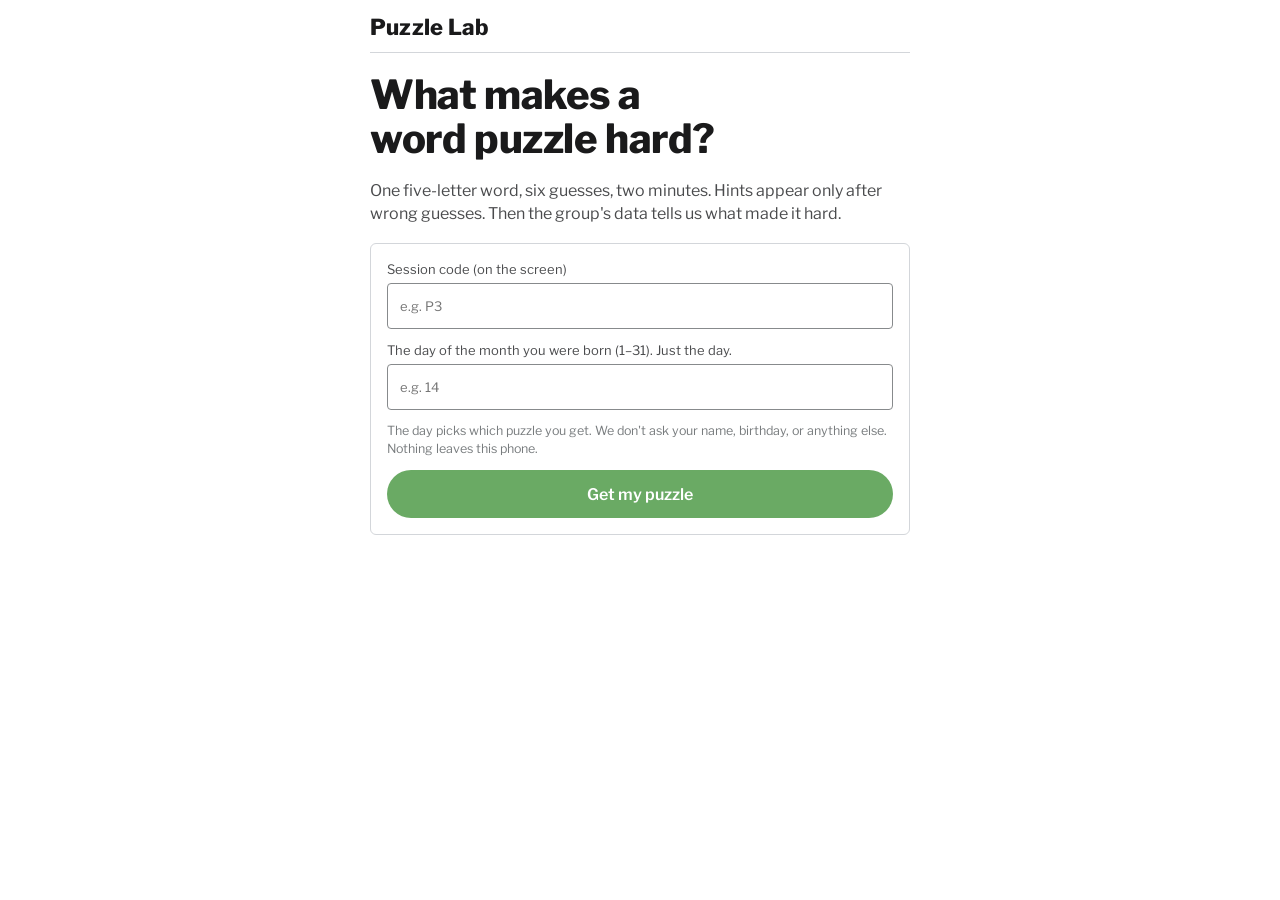
<file: student/index.html>
<!DOCTYPE html>
<html lang="en">
<head>
<meta charset="utf-8">
<meta name="viewport" content="width=device-width, initial-scale=1, viewport-fit=cover">
<title>Puzzle Lab</title>
<meta name="description" content="Puzzle Lab student app: guess a five-letter word, rate it, and compare your class's data.">
<link rel="stylesheet" href="https://fonts.googleapis.com/css2?family=Libre+Franklin:ital,wght@0,400;0,600;0,800;1,400&display=swap">
<link rel="stylesheet" href="../assets/css/base.css">
<link rel="stylesheet" href="../assets/css/student.css">
</head>
<body>
<div id="app" class="app"><div class="row" style="justify-content:center;padding:40px 0"><div class="spin"></div></div></div>
<script src="../assets/js/data/dict.js"></script>
<script src="../assets/js/data/words1000.js"></script>
<script src="../assets/js/data/bank.js"></script>
<script src="../assets/js/data/outreach.js"></script>
<script src="../assets/js/core.js"></script>
<script src="../assets/js/student.js"></script>
</body>
</html>
</file>
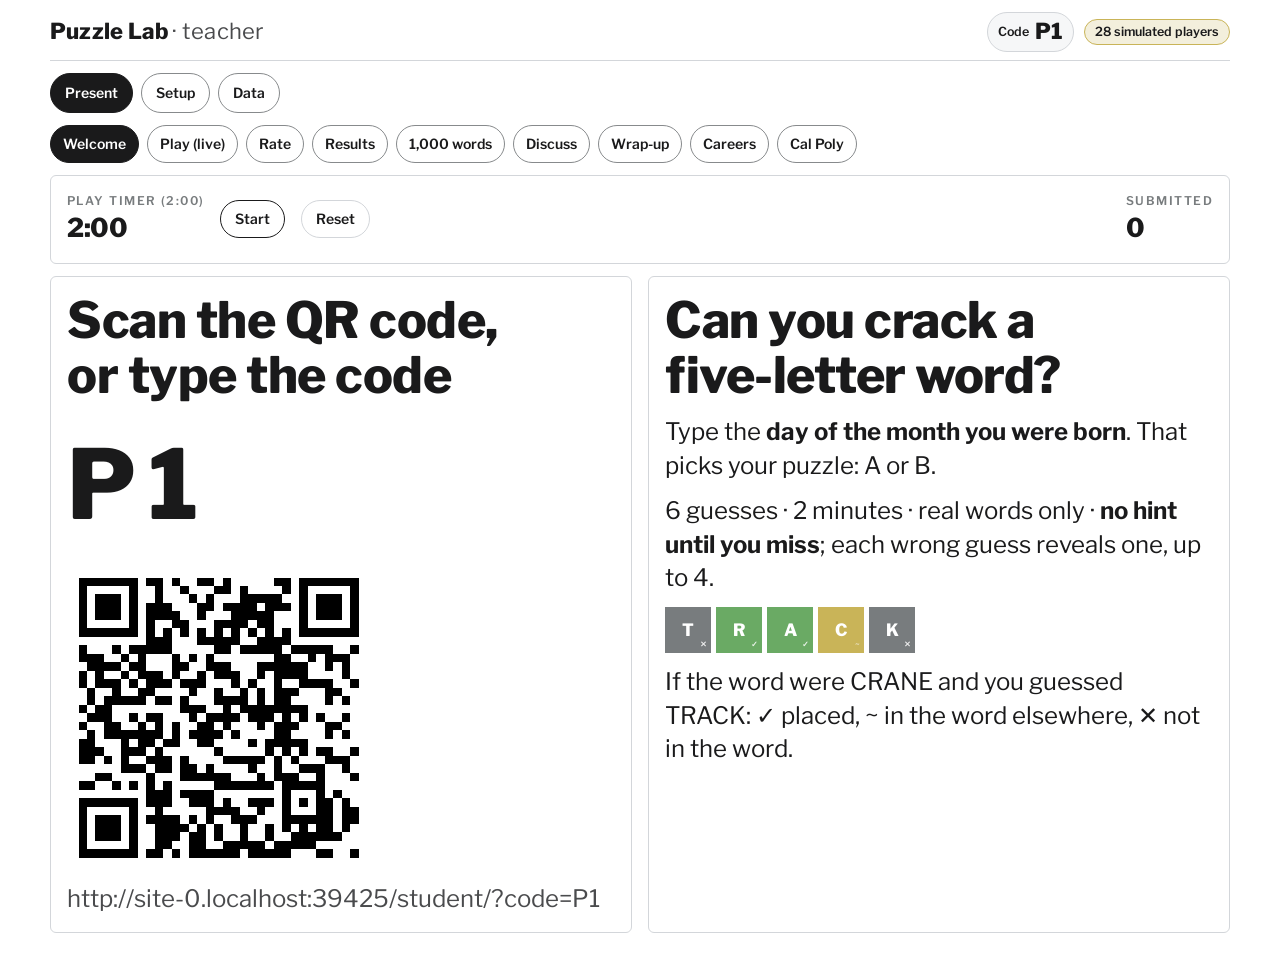
<file: teacher/index.html>
<!DOCTYPE html>
<html lang="en">
<head>
<meta charset="utf-8">
<meta name="viewport" content="width=device-width, initial-scale=1, viewport-fit=cover">
<title>Puzzle Lab · Teacher</title>
<meta name="description" content="Puzzle Lab teacher app: QR code for students, timers, live board, class results, and the 1,000-word dataset.">
<link rel="stylesheet" href="https://fonts.googleapis.com/css2?family=Libre+Franklin:ital,wght@0,400;0,600;0,800;1,400&display=swap">
<link rel="stylesheet" href="../assets/css/base.css">
<link rel="stylesheet" href="../assets/css/teacher.css">
</head>
<body>
<div id="app" class="app wide"><div class="row" style="justify-content:center;padding:40px 0"><div class="spin"></div></div></div>
<script src="../assets/js/vendor/qrcode.min.js"></script>
<script src="../assets/js/data/dict.js"></script>
<script src="../assets/js/data/words1000.js"></script>
<script src="../assets/js/data/bank.js"></script>
<script src="../assets/js/data/outreach.js"></script>
<script src="../assets/js/core.js"></script>
<script src="../assets/js/teacher.js"></script>
</body>
</html>
</file>
<file: assets/css/base.css>
/* Puzzle Lab — shared styles for the student and teacher apps.
   Palette is Wordle's own: white page, black ink, green / yellow / gray tiles. Dark mode follows the system. */
:root{
  --bg:#FFFFFF; --panel:#FFFFFF; --panel2:#F6F7F8; --line:#D3D6DA; --line2:#878A8C; --fg:#1A1A1B; --fg2:#4A4B4D; --fg3:#787C7E;
  --accent:#6AAA64; --accent-ink:#FFFFFF; --data:#1A1A1B; --data2:#6AAA64;
  --ok:#6AAA64; --ok-ink:#FFFFFF; --near:#C9B458; --near-ink:#FFFFFF; --no:#787C7E; --no-ink:#FFFFFF; --key:#D3D6DA; --bad:#B3261E;
  --font:"Libre Franklin","Helvetica Neue",Arial,sans-serif;
  --r:6px; color-scheme:light;
}
@media (prefers-color-scheme:dark){:root:not([data-theme="light"]){
  --bg:#121213; --panel:#121213; --panel2:#1E1E20; --line:#3A3A3C; --line2:#565758; --fg:#F8F8F8; --fg2:#C8C9CB; --fg3:#818384;
  --accent:#538D4E; --accent-ink:#FFFFFF; --data:#D7DADC; --data2:#538D4E;
  --ok:#538D4E; --ok-ink:#FFFFFF; --near:#B59F3B; --near-ink:#FFFFFF; --no:#3A3A3C; --no-ink:#FFFFFF; --key:#818384; --bad:#FF7B6B; color-scheme:dark}}
:root[data-theme="dark"]{
  --bg:#121213; --panel:#121213; --panel2:#1E1E20; --line:#3A3A3C; --line2:#565758; --fg:#F8F8F8; --fg2:#C8C9CB; --fg3:#818384;
  --accent:#538D4E; --accent-ink:#FFFFFF; --data:#D7DADC; --data2:#538D4E;
  --ok:#538D4E; --ok-ink:#FFFFFF; --near:#B59F3B; --near-ink:#FFFFFF; --no:#3A3A3C; --no-ink:#FFFFFF; --key:#818384; --bad:#FF7B6B; color-scheme:dark}
*{box-sizing:border-box}
html,body{height:100%}
body{margin:0;background:var(--bg);color:var(--fg);font-family:var(--font);font-size:16px;line-height:1.45;
  padding-left:max(16px,env(safe-area-inset-left,0px));padding-right:max(16px,env(safe-area-inset-right,0px));padding-block:0}
body::before{content:"";position:fixed;inset:0 0 auto;height:env(safe-area-inset-top,0px);z-index:10;background:var(--bg)}
h1,h2,h3{font-family:var(--font);line-height:1.1;text-wrap:balance;margin:0;letter-spacing:-.01em}
h1{font-size:clamp(28px,7.5vw,40px);font-weight:800}
h2{font-size:clamp(22px,5.5vw,28px);font-weight:800}
h3{font-size:17px;font-weight:800}
p{margin:0}
a{color:inherit}
button{font:inherit;color:inherit;cursor:pointer;border:0;background:none}
button:focus-visible,input:focus-visible,select:focus-visible,[tabindex]:focus-visible{outline:2px solid var(--accent);outline-offset:2px}
.app{max-width:540px;margin:0 auto;min-height:100%;display:flex;flex-direction:column;gap:16px;padding-block:12px 40px}
.app.wide{max-width:1180px}
.brand{display:flex;align-items:center;justify-content:space-between;border-bottom:1px solid var(--line);padding-bottom:8px;gap:10px;flex-wrap:wrap}
.brand b{font-weight:800;font-size:22px;letter-spacing:.01em}
.eyebrow{font-size:12px;letter-spacing:.12em;text-transform:uppercase;color:var(--fg3);font-weight:600}
.muted{color:var(--fg2)}.small{font-size:14px}.tiny{font-size:12.5px;color:var(--fg3)}
.num{font-variant-numeric:tabular-nums}
.stack{display:flex;flex-direction:column;gap:12px}
.row{display:flex;gap:10px;align-items:center;flex-wrap:wrap}
.spread{justify-content:space-between}
.grow{flex:1;min-width:0}
.card{background:var(--panel);border:1px solid var(--line);border-radius:var(--r);padding:16px}
.btn{display:inline-flex;align-items:center;justify-content:center;gap:8px;min-height:48px;padding:0 20px;border-radius:999px;font-weight:600;font-size:16px;background:var(--panel);color:var(--fg);border:1px solid var(--fg);text-decoration:none}
.btn.primary{background:var(--accent);color:var(--accent-ink);border-color:transparent}
.btn:disabled{opacity:.4;cursor:not-allowed}
.btn.block{width:100%}.btn.sm{min-height:38px;padding:0 14px;font-size:14px}.btn.ghost{border-color:var(--line)}
input,select{font:inherit;color:var(--fg);background:var(--panel);border:1px solid var(--line2);border-radius:4px;padding:10px 12px;min-height:46px;width:100%}
label.f{display:flex;flex-direction:column;gap:4px;font-size:13px;color:var(--fg2);min-width:0}
.pill{display:inline-flex;align-items:center;gap:6px;padding:3px 10px;border-radius:999px;font-size:12.5px;font-weight:600;background:var(--panel2);border:1px solid var(--line)}
.pill.ok{color:var(--ok);border-color:var(--ok)}.pill.warn{color:var(--fg);border-color:var(--near);background:color-mix(in oklab,var(--near) 22%,var(--panel))}.pill.bad{color:var(--bad);border-color:var(--bad)}
.notice{border-left:4px solid var(--near);padding:10px 12px;background:var(--panel2);font-size:14px}
.notice.info{border-color:var(--accent)}
.err{border-left:4px solid var(--bad);padding:10px 12px;background:var(--panel2);font-size:14px}
.spin{width:22px;height:22px;border-radius:50%;border:3px solid var(--line);border-top-color:var(--accent);animation:sp 1s linear infinite;flex:none}
@keyframes sp{to{transform:rotate(360deg)}}
.fade{animation:fade .2s ease}
@keyframes fade{from{opacity:0;transform:translateY(4px)}to{opacity:1;transform:none}}
@media (prefers-reduced-motion:reduce){.fade{animation:none}}
/* grid + tiles */
.grid{display:grid;grid-template-rows:repeat(6,1fr);gap:5px;width:min(100%,330px);margin:0 auto}
.grid .r{display:grid;grid-template-columns:repeat(5,1fr);gap:5px}
.tile{aspect-ratio:1;display:grid;place-items:center;border:2px solid var(--line);font-weight:800;font-size:clamp(24px,7.5vw,32px);text-transform:uppercase;position:relative;background:var(--panel);color:var(--fg)}
.tile.filled{border-color:var(--line2)}
.tile.ok{background:var(--ok);border-color:var(--ok);color:var(--ok-ink)}
.tile.near{background:var(--near);border-color:var(--near);color:var(--near-ink)}
.tile.no{background:var(--no);border-color:var(--no);color:var(--no-ink)}
.tile .sym{position:absolute;right:3px;bottom:1px;font-size:10px;font-weight:600;opacity:.85}
.tile.sm{font-size:17px}
.tile.sm .sym{font-size:8px;right:2px;bottom:0}
.hint{background:var(--panel2);padding:10px 12px;display:flex;gap:10px;align-items:flex-start;border-radius:var(--r)}
.hint b{flex:none;font-weight:800}
.hint.locked{color:var(--fg3)}
.timer{font-weight:800;font-size:26px;letter-spacing:-.01em}
.timer.low{color:var(--bad)}
.toast{position:fixed;top:calc(env(safe-area-inset-top,0px) + 14px);left:50%;transform:translateX(-50%);background:var(--fg);color:var(--bg);padding:10px 16px;border-radius:4px;font-weight:800;font-size:14px;z-index:20;pointer-events:none}
.legend{display:flex;gap:14px;flex-wrap:wrap;font-size:13px;color:var(--fg2)}
.legend span{display:inline-flex;align-items:center;gap:6px}
.legend i{width:14px;height:14px;display:inline-block}
.stat{display:grid;grid-template-columns:repeat(auto-fit,minmax(86px,1fr));gap:8px}
.stat div{background:var(--panel2);padding:10px;min-width:0;border-radius:var(--r)}
.stat b{display:block;font-size:22px;font-weight:800}
.stat span{font-size:12.5px;color:var(--fg3)}
svg{max-width:100%;height:auto;display:block}
svg text{font-family:var(--font);fill:var(--fg2);font-size:12px}
svg .axis{stroke:var(--line2)}
svg .gridl{stroke:var(--line);stroke-dasharray:2 4}
svg .dot{fill:var(--data);fill-opacity:.7;stroke:var(--bg);stroke-width:1.5}
svg .dot.many{fill-opacity:.28;stroke:none}
svg .dot.sel{fill:var(--data2);fill-opacity:1;stroke:var(--fg);stroke-width:2}
svg .dot.mark{fill:var(--near);fill-opacity:1;stroke:var(--fg);stroke-width:1.5}
svg .mean{stroke:var(--data2);stroke-width:3}
svg .trend{stroke:var(--data2);stroke-width:3;fill:none}
svg .lab{fill:var(--fg);font-weight:800}
svg .bar{fill:var(--data2)}
.tabs{display:flex;gap:8px;flex-wrap:wrap}
.tab{min-height:40px;padding:0 14px;border-radius:999px;background:var(--panel);border:1px solid var(--line2);font-weight:600;font-size:14px}
.tab[aria-pressed="true"]{background:var(--fg);color:var(--bg);border-color:var(--fg)}
.chips{display:flex;flex-wrap:wrap;gap:8px}
.chip{min-height:38px;padding:6px 12px;border-radius:999px;background:var(--panel);border:1px solid var(--line2);font-weight:600;font-size:14px}
.chip[aria-pressed="true"]{background:var(--fg);color:var(--bg);border-color:var(--fg)}
.chip[aria-pressed="true"] .muted{color:inherit;opacity:.75}
.wordinfo{display:grid;grid-template-columns:1fr 1fr;gap:10px}
.wordinfo .card{min-width:0}
.wordinfo .w{font-weight:800;font-size:26px;letter-spacing:.1em}
.wordinfo ol{margin:0;padding-left:18px;font-size:13px;color:var(--fg2);display:flex;flex-direction:column;gap:2px}
.ask{display:flex;flex-direction:column;gap:8px}
.ask div{padding:10px 12px;background:var(--panel2);border-left:4px solid var(--accent)}
.cols{display:grid;grid-template-columns:repeat(auto-fit,minmax(320px,1fr));gap:16px}
.cols>*{min-width:0}
.cols.tight{gap:10px}
.cols.tight .hint{flex-direction:column;gap:4px}
.present .cols.tight .hint span{font-size:clamp(15px,1.6vw,20px);line-height:1.4}
/* the student app shows the outreach blocks at phone size, not projector size */
.student-outreach .present{font-size:16px}
.student-outreach .present h2{font-size:clamp(22px,5.5vw,28px)}
.student-outreach .present h3{font-size:17px}
.student-outreach .present p,.student-outreach .present li,.student-outreach .present .hint span{font-size:14px}
.student-outreach .present .ask div{font-size:14px}
table{border-collapse:collapse;width:100%;font-size:13px}
th,td{text-align:left;padding:6px 8px;border-bottom:1px solid var(--line);vertical-align:top}
th{color:var(--fg3);font-weight:600;font-size:12px;letter-spacing:.08em;text-transform:uppercase}
.tablewrap{overflow-x:auto}
code{font-family:ui-monospace,SFMono-Regular,Menlo,monospace;font-size:13px;background:var(--panel2);padding:2px 6px;border-radius:4px}
.wrap li{margin-bottom:8px}
/* presentation sizing (teacher present tab, also used by wrap-up) */
.big{font-weight:800;font-size:clamp(36px,7vw,84px);line-height:1;letter-spacing:-.02em}
.big.low{color:var(--bad)}
.present{font-size:20px}
.present h2{font-size:clamp(28px,4.2vw,50px)}
.present h3{font-size:clamp(20px,2.4vw,30px)}
.present p,.present li{font-size:clamp(17px,2vw,24px);line-height:1.4}
.present .ask div{font-size:clamp(17px,2vw,24px)}
.present .wordinfo ol{font-size:clamp(14px,1.5vw,18px)}
</file>
<file: assets/css/student.css>
/* Puzzle Lab — student app only: on-screen keyboard, rating scales, hint list. */
.kb{display:flex;flex-direction:column;gap:6px;user-select:none}
.kb .kr{display:flex;gap:5px;justify-content:center}
.key{flex:1;max-width:43px;min-height:54px;border-radius:4px;background:var(--key);color:var(--fg);font-weight:800;font-size:14px;display:grid;place-items:center}
.key.wide{max-width:66px;flex:1.5;font-size:11px}
.key.ok{background:var(--ok);color:var(--ok-ink)}
.key.near{background:var(--near);color:var(--near-ink)}
.key.no{background:var(--no);color:var(--no-ink)}
.scale{display:grid;grid-template-columns:repeat(5,1fr);gap:6px}
.scale button{min-height:54px;border-radius:4px;background:var(--panel2);border:1px solid var(--line);font-weight:800;font-size:22px}
.scale button[aria-pressed="true"]{background:var(--accent);color:var(--accent-ink);border-color:transparent}
.scale-ends{display:flex;justify-content:space-between;font-size:12.5px;color:var(--fg3)}
.hints{display:flex;flex-direction:column;gap:6px}
.hint.new{animation:hintin .35s ease}
@keyframes hintin{from{opacity:0;transform:translateY(-4px)}to{opacity:1;transform:none}}
@media (prefers-reduced-motion:reduce){.hint.new{animation:none}}
.history li{margin-bottom:4px}
</file>
<file: assets/css/teacher.css>
/* Puzzle Lab — teacher app only: projector-sized class code, QR box, live board, setup grid. */
.codebig{font-weight:800;font-size:clamp(40px,8vw,96px);letter-spacing:.12em}
.qrbox{background:#fff;padding:12px;display:inline-block;border-radius:6px;line-height:0}
.qrbox img,.qrbox canvas{width:min(100%,280px);height:auto}
.live{display:grid;grid-template-columns:repeat(auto-fit,minmax(260px,1fr));gap:14px}
.live>*{min-width:0}
.mini{display:flex;flex-wrap:wrap;gap:4px}
.mini span{width:30px;height:30px;display:grid;place-items:center;font-size:12px;font-weight:800;border-radius:3px;background:var(--panel2);border:1px solid var(--line)}
.mini span.done{background:var(--ok);color:var(--ok-ink);border-color:var(--ok)}
.mini span.fail{background:var(--no);color:var(--no-ink);border-color:var(--no)}
.setupgrid{display:grid;grid-template-columns:repeat(auto-fit,minmax(300px,1fr));gap:16px;align-items:start}
.setupgrid>*{min-width:0}
.hintfields{display:flex;flex-direction:column;gap:6px}
.hintfields input{min-height:40px;padding:6px 10px;font-size:14px}
.urlbox{word-break:break-all;font-size:14px}
</file>
